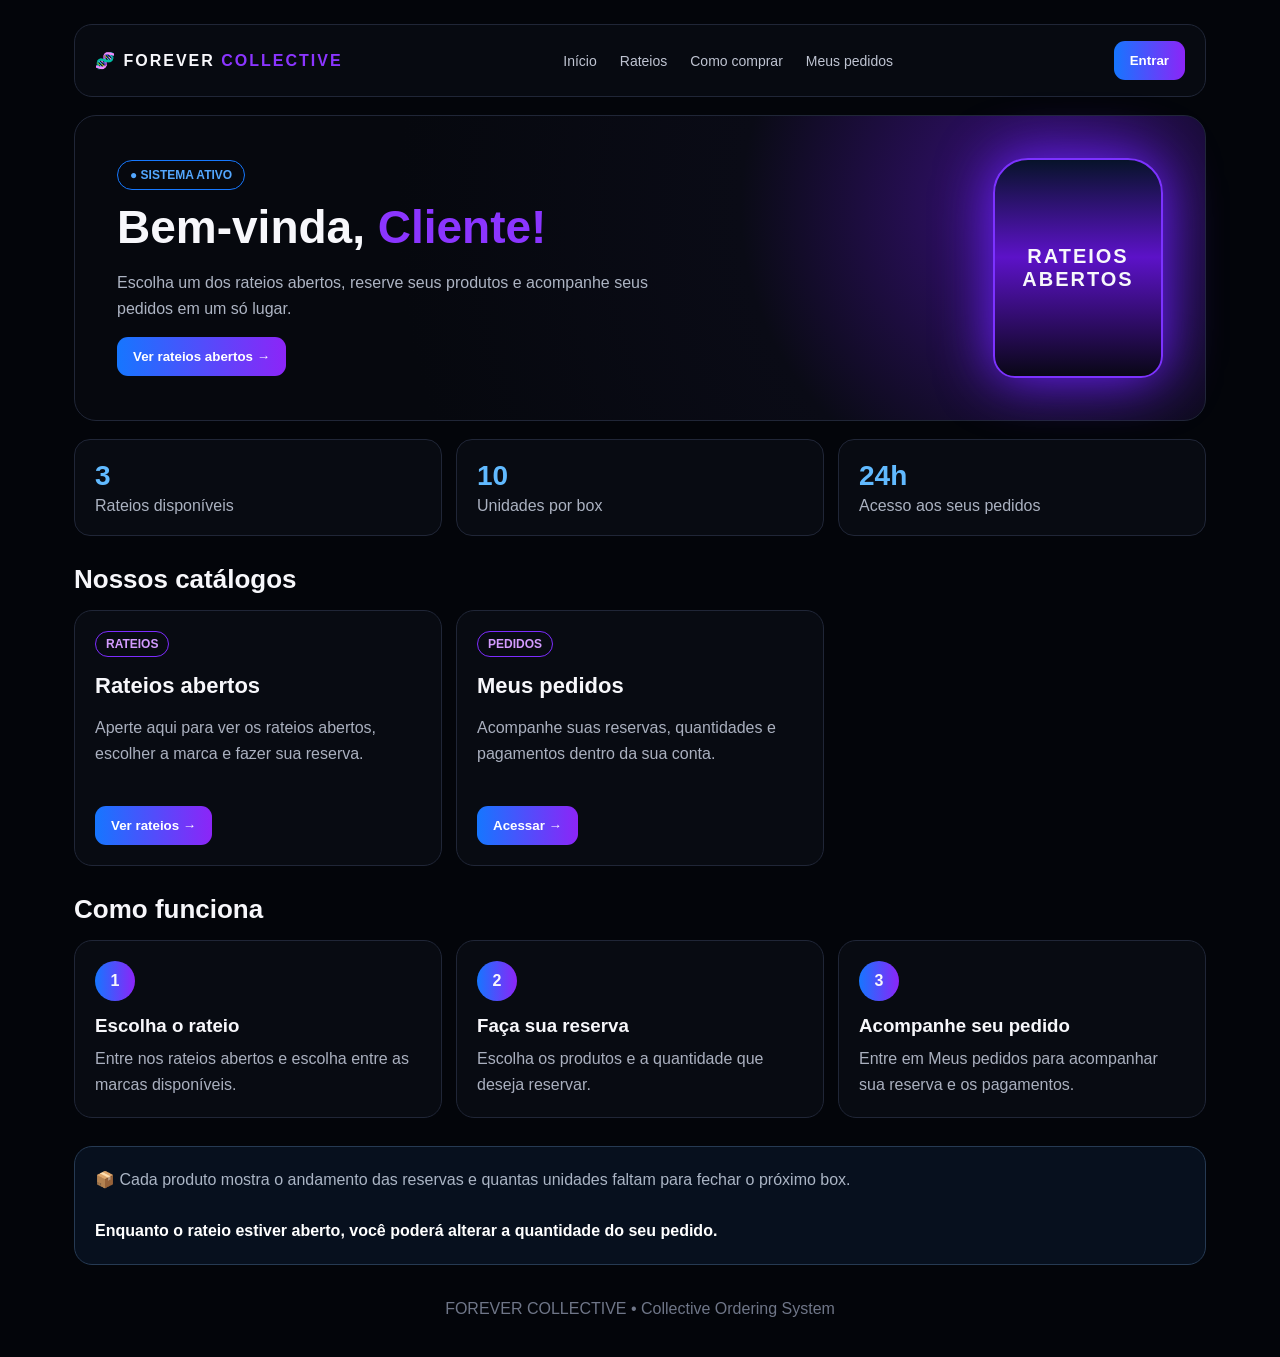
<file: index.html>
<!doctype html>
<html lang="pt-BR">

<head>

<meta charset="utf-8">

<meta
  name="viewport"
  content="width=device-width,initial-scale=1"
>

<title>
  Forever Collective
</title>


<style>

*{
  box-sizing:border-box;
}

body{

  margin:0;

  background:#03050a;

  color:#f7f7fb;

  font-family:
    Arial,
    sans-serif;

}


.wrap{

  max-width:1180px;

  margin:auto;

  padding:24px;

}


/* TOPO */

.nav{

  display:flex;

  align-items:center;

  justify-content:
    space-between;

  gap:15px;

  border:
    1px solid #202637;

  border-radius:18px;

  padding:16px 20px;

  background:#070a11;

}


.logo{

  font-weight:900;

  letter-spacing:2px;

}


.logo b{

  color:#8b35ff;

}


.links{

  display:flex;

  gap:23px;

  color:#bfc4d2;

  font-size:14px;

}


.links span{

  cursor:pointer;

}


.btn{

  border:0;

  border-radius:11px;

  padding:12px 16px;

  color:white;

  font-weight:900;

  background:
    linear-gradient(
      90deg,
      #1676ff,
      #8c25f7
    );

  cursor:pointer;

}


/* HERO */

.hero{

  margin-top:18px;

  border:
    1px solid #202637;

  border-radius:22px;

  padding:42px;

  background:

    radial-gradient(

      circle at 85% 30%,

      #38107a 0,

      #0a0b16 30%,

      #06080e 65%

    );

  min-height:300px;

  display:flex;

  justify-content:
    space-between;

  align-items:center;

  gap:25px;

}


.hero h1{

  font-size:46px;

  margin:10px 0;

}


.hero h1 span{

  color:#8b35ff;

}


.hero p{

  color:#adb4c3;

  line-height:1.6;

  max-width:560px;

}


.badge{

  display:inline-block;

  border:
    1px solid #1678ff;

  border-radius:20px;

  padding:7px 12px;

  color:#53a7ff;

  font-size:12px;

  font-weight:900;

}


.vial{

  width:170px;

  height:220px;

  border:
    2px solid #7c32ff;

  border-radius:
    35px 35px 22px 22px;

  background:

    linear-gradient(

      #07132a,

      #5c12c8 45%,

      #090716

    );

  box-shadow:
    0 0 55px #6d20ff;

  display:grid;

  place-items:center;

  text-align:center;

  font-weight:900;

  letter-spacing:2px;

  font-size:20px;

}


/* ESTATÍSTICAS */

.stats{

  display:grid;

  grid-template-columns:
    repeat(3,1fr);

  gap:14px;

  margin-top:18px;

}


.stat{

  border:
    1px solid #202637;

  border-radius:16px;

  padding:20px;

  background:#080b12;

}


.stat strong{

  font-size:28px;

  display:block;

  color:#61baff;

  margin-bottom:5px;

}


.stat span{

  color:#abb2c1;

}


/* SEÇÕES */

.section{

  margin-top:28px;

}


.section h2{

  font-size:26px;

  margin-bottom:15px;

}


.cards{

  display:grid;

  grid-template-columns:
    repeat(3,1fr);

  gap:14px;

}


.card{

  border:
    1px solid #202637;

  border-radius:18px;

  padding:20px;

  background:#080b12;

}


.card .tag{

  display:inline-block;

  padding:5px 10px;

  border:
    1px solid #7d2cff;

  border-radius:16px;

  color:#d39bff;

  font-size:12px;

  font-weight:900;

}


.card h3{

  font-size:22px;

  margin:
    16px 0 10px;

}


.card p{

  color:#aab0bf;

  line-height:1.6;

  min-height:75px;

}


/* COMO FUNCIONA */

.steps{

  display:grid;

  grid-template-columns:
    repeat(3,1fr);

  gap:14px;

}


.step{

  border:
    1px solid #202637;

  border-radius:18px;

  padding:20px;

  background:#080b12;

}


.step-number{

  width:40px;

  height:40px;

  display:grid;

  place-items:center;

  border-radius:50%;

  background:
    linear-gradient(
      90deg,
      #1676ff,
      #8c25f7
    );

  font-weight:900;

  margin-bottom:14px;

}


.step h3{

  margin:0 0 9px;

}


.step p{

  color:#aab0bf;

  line-height:1.6;

  margin:0;

}


/* AVISO */

.notice{

  margin-top:28px;

  border:
    1px solid #263a53;

  border-radius:18px;

  background:#07101e;

  padding:20px;

  color:#abb5c5;

  line-height:1.6;

}


.notice strong{

  color:#fff;

}


/* RODAPÉ */

.footer{

  color:#6f7688;

  text-align:center;

  padding:35px 10px 15px;

}


/* CELULAR */

@media(max-width:760px){

  .links{

    display:none;

  }


  .hero{

    padding:27px;

  }


  .hero h1{

    font-size:34px;

  }


  .vial{

    width:105px;

    height:150px;

    font-size:14px;

  }


  .stats,
  .cards,
  .steps{

    grid-template-columns:1fr;

  }


  .wrap{

    padding:12px;

  }

}


@media(max-width:520px){

  .hero{

    align-items:flex-start;

  }


  .vial{

    width:80px;

    height:125px;

    font-size:11px;

  }


  .nav{

    padding:14px;

  }


  .logo{

    font-size:14px;

  }

}

</style>

</head>


<body>


<div class="wrap">


<!-- MENU -->

<div class="nav">


  <div class="logo">

    🧬 FOREVER
    <b>COLLECTIVE</b>

  </div>


  <div class="links">

    <span
      onclick="
        window.scrollTo({
          top:0,
          behavior:'smooth'
        })
      "
    >
      Início
    </span>


    <span
      onclick="
        window.location.href=
        'catalogo.html'
      "
    >
      Rateios
    </span>


    <span
      onclick="
        document
        .getElementById('comoFunciona')
        .scrollIntoView({
          behavior:'smooth'
        })
      "
    >
      Como comprar
    </span>


    <span
      onclick="
        window.location.href=
        'meus-pedidos.html'
      "
    >
      Meus pedidos
    </span>

  </div>


  <button
    class="btn"
    id="loginButton"
    onclick="
      window.location.href=
      'login.html'
    "
  >
    Entrar
  </button>


</div>


<!-- HERO -->

<section class="hero">


  <div>


    <span class="badge">

      ● SISTEMA ATIVO

    </span>


    <h1>

      Bem-vinda,

      <span id="userGreeting">

        Cliente!

      </span>

    </h1>


    <p>

      Escolha um dos rateios abertos,
      reserve seus produtos e acompanhe
      seus pedidos em um só lugar.

    </p>


    <button
      class="btn"
      onclick="
        window.location.href=
        'catalogo.html'
      "
    >

      Ver rateios abertos →

    </button>


  </div>


  <div class="vial">

    RATEIOS<br>
    ABERTOS

  </div>


</section>


<!-- NÚMEROS -->

<div class="stats">


  <div class="stat">

    <strong>
      3
    </strong>

    <span>
      Rateios disponíveis
    </span>

  </div>


  <div class="stat">

    <strong>
      10
    </strong>

    <span>
      Unidades por box
    </span>

  </div>


  <div class="stat">

    <strong>
      24h
    </strong>

    <span>
      Acesso aos seus pedidos
    </span>

  </div>


</div>


<!-- CARDS PRINCIPAIS -->

<section class="section">


  <h2>
    Nossos catálogos
  </h2>


  <div class="cards">


    <!-- RATEIOS -->

    <div class="card">


      <span class="tag">

        RATEIOS

      </span>


      <h3>

        Rateios abertos

      </h3>


      <p>

        Aperte aqui para ver os
        rateios abertos, escolher
        a marca e fazer sua reserva.

      </p>


      <button
        class="btn"
        onclick="
          window.location.href=
          'catalogo.html'
        "
      >

        Ver rateios →

      </button>


    </div>



    <!-- PEDIDOS -->

    <div class="card">


      <span class="tag">

        PEDIDOS

      </span>


      <h3>

        Meus pedidos

      </h3>


      <p>

        Acompanhe suas reservas,
        quantidades e pagamentos
        dentro da sua conta.

      </p>


      <button
        class="btn"
        onclick="
          window.location.href=
          'meus-pedidos.html'
        "
      >

        Acessar →

      </button>


    </div>



    <!-- ADMIN -->

    <div
      class="card"
      id="adminCard"
      hidden
    >


      <span class="tag">

        ADMIN

      </span>


      <h3>

        Painel administrativo

      </h3>


      <p>

        Gerencie pedidos,
        pagamentos, produtos
        e abertura dos rateios.

      </p>


      <button
        class="btn"
        onclick="
          window.location.href=
          'admin.html'
        "
      >

        Administrar →

      </button>


    </div>


  </div>


</section>


<!-- COMO FUNCIONA -->

<section
  class="section"
  id="comoFunciona"
>


  <h2>

    Como funciona

  </h2>


  <div class="steps">


    <div class="step">


      <div class="step-number">

        1

      </div>


      <h3>

        Escolha o rateio

      </h3>


      <p>

        Entre nos rateios abertos
        e escolha entre as marcas
        disponíveis.

      </p>


    </div>



    <div class="step">


      <div class="step-number">

        2

      </div>


      <h3>

        Faça sua reserva

      </h3>


      <p>

        Escolha os produtos e a
        quantidade que deseja
        reservar.

      </p>


    </div>



    <div class="step">


      <div class="step-number">

        3

      </div>


      <h3>

        Acompanhe seu pedido

      </h3>


      <p>

        Entre em Meus pedidos para
        acompanhar sua reserva e
        os pagamentos.

      </p>


    </div>


  </div>


</section>


<div class="notice">

  📦 Cada produto mostra o andamento
  das reservas e quantas unidades
  faltam para fechar o próximo box.

  <br><br>

  <strong>
    Enquanto o rateio estiver aberto,
    você poderá alterar a quantidade
    do seu pedido.
  </strong>

</div>


<div class="footer">

  FOREVER COLLECTIVE
  • Collective Ordering System

</div>


</div>


<script>


const adminEmail =
  "nuuna102@gmail.com";


const userName =
  localStorage.getItem(
    "user_name"
  );


const loggedUser =
  localStorage.getItem(
    "user_id"
  );


const loggedEmail =
  localStorage.getItem(
    "user_email"
  );


const loginButton =
  document.getElementById(
    "loginButton"
  );


const userGreeting =
  document.getElementById(
    "userGreeting"
  );


const adminCard =
  document.getElementById(
    "adminCard"
  );



/* NOME DO CLIENTE */

if(
  loggedUser &&
  userName
){

  userGreeting.textContent =
    userName + "!";

}



/* ADMIN */

if(
  loggedEmail &&
  loggedEmail.toLowerCase() ===
  adminEmail.toLowerCase()
){

  adminCard.hidden =
    false;

}



/* LOGIN / LOGOUT */

if(loggedUser){

  loginButton.textContent =
    "Sair";


  loginButton.onclick =
    function(){


      localStorage.removeItem(
        "access_token"
      );


      localStorage.removeItem(
        "user_id"
      );


      localStorage.removeItem(
        "user_email"
      );


      localStorage.removeItem(
        "user_name"
      );


      window.location.href =
        "index.html";

    };

}


</script>


</body>

</html>
</file>
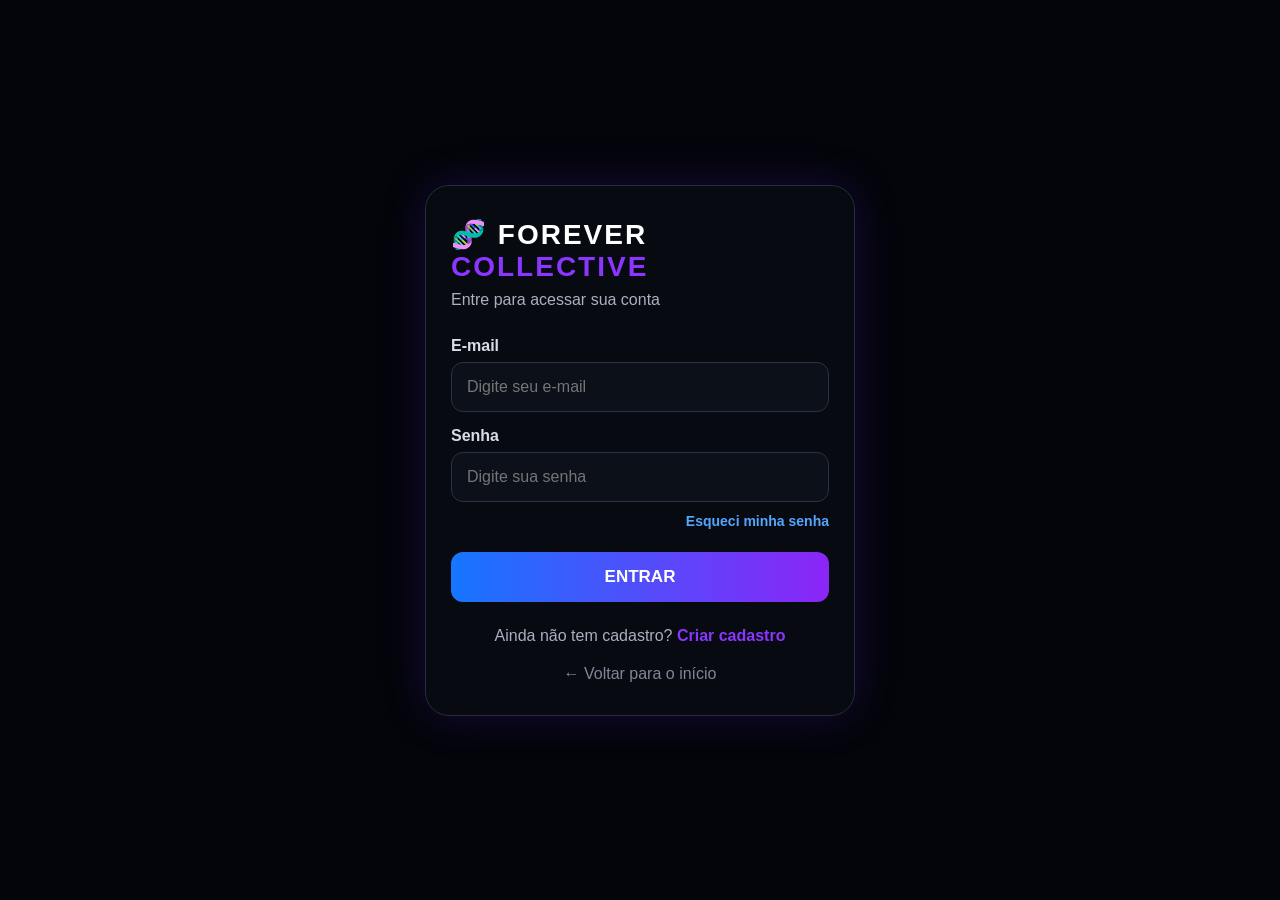
<file: admin.html>
<!DOCTYPE html>
<html lang="pt-BR">
<head>
<meta charset="UTF-8">
<meta name="viewport" content="width=device-width,initial-scale=1">
<title>Painel Administrativo | Forever Collective</title>
<style>
*{box-sizing:border-box}body{margin:0;background:#020613;color:#fff;font-family:Arial,sans-serif}.wrap{width:min(100% - 20px,1100px);margin:auto;padding:15px 0 50px}.top,.section{background:#07101e;border:1px solid #1c3048;border-radius:20px;padding:18px;margin-bottom:15px}.logo{font-weight:900;letter-spacing:2px;font-size:19px}.logo span{color:#8b45ff}h1{margin:15px 0 5px}h2,h3,h4{margin-top:0}.muted{color:#95a2b5;line-height:1.5}.admin-menu{display:grid;grid-template-columns:repeat(3,1fr);gap:10px;margin-bottom:18px;position:sticky;top:5px;z-index:20;background:#020613;padding:7px 0}.menu-btn{border:1px solid #263d5a;background:#0a1625;color:#aeb9c9;border-radius:15px;padding:15px 8px;font-weight:900;font-size:15px;cursor:pointer}.menu-btn.active{color:#fff;border-color:#6f40ff;background:linear-gradient(90deg,#168cff,#7238ff)}.page{display:none}.page.active{display:block}.summary{display:grid;grid-template-columns:repeat(3,1fr);gap:10px;margin-bottom:15px}.summary-card{background:#091321;border:1px solid #1c3048;border-radius:16px;padding:15px}.summary-card strong{display:block;font-size:25px;color:#57c4ff;margin-bottom:5px}.orders-filter{display:grid;grid-template-columns:minmax(180px,320px);gap:6px;margin:13px 0 16px}.orders-filter label,.field label,.rateio-dates label{display:block;color:#9aa7b9;font-size:12px;font-weight:900;margin:8px 0 5px}.rateio-order-section{background:#07101e;border:1px solid #29415f;border-radius:20px;padding:15px;margin-bottom:20px}.rateio-order-header{display:flex;justify-content:space-between;align-items:flex-start;gap:12px;padding-bottom:14px;border-bottom:1px solid #20354d;margin-bottom:12px}.rateio-order-title{margin:0 0 8px;font-size:25px}.rateio-order-summary,.rateio-stats{display:grid;grid-template-columns:repeat(3,1fr);gap:7px}.mini,.rateio-stat{background:#050b15;border:1px solid #20354d;border-radius:12px;padding:9px 7px;text-align:center}.mini strong,.rateio-stat strong{display:block;color:#58c6ff;font-size:20px}.mini span,.rateio-stat span{color:#93a1b5;font-size:10px;font-weight:900}.status{display:inline-block;border-radius:18px;padding:6px 10px;font-size:11px;font-weight:900;margin-bottom:10px}.open{color:#4ae38a;border:1px solid #16864d;background:#09261a}.closed{color:#ff7777;border:1px solid #87323a;background:#291116}.rateio-order-products,.rateio-products{background:#050b15;border:1px solid #20354d;border-radius:15px;padding:12px;margin:12px 0}.rateio-products-title,.rateio-order-products h4{font-size:12px;color:#9aa7b9;font-weight:900;text-transform:uppercase;letter-spacing:.5px;margin:0 0 7px}.rateio-product-row{display:grid;grid-template-columns:1fr auto;gap:10px;align-items:center;padding:8px 0;border-bottom:1px solid #172a3e}.rateio-product-row:last-child{border-bottom:0}.rateio-product-name{font-weight:800;line-height:1.3}.rateio-product-count{text-align:right;white-space:nowrap}.rateio-product-count strong{display:block;color:#58c6ff;font-size:16px}.rateio-product-count small{color:#93a1b5;font-size:10px}.rateio-empty{color:#8f9cad;font-size:13px;padding:6px 0}.rateio-order-customers-title{margin:14px 0 10px;color:#aeb9c9;font-size:12px;font-weight:900;text-transform:uppercase}.customer{background:#091321;border:1px solid #1e344e;border-radius:18px;overflow:hidden;margin-bottom:14px}.customer-header{padding:17px;background:linear-gradient(120deg,rgba(20,160,255,.10),rgba(116,56,255,.12))}.customer-header h3{margin:0 0 8px;font-size:21px}.customer-info{color:#a1adbd;font-size:14px;line-height:1.6}.tags{display:flex;gap:7px;flex-wrap:wrap;margin-top:10px}.tag{border:1px solid #304561;border-radius:18px;padding:6px 10px;font-size:12px}.orders{padding:10px}.order{background:#050b15;border:1px solid #21364f;border-radius:14px;margin-bottom:9px;overflow:hidden}.order summary{padding:15px;cursor:pointer;font-weight:900;line-height:1.5}.order-body{padding:15px;border-top:1px solid #21364f}.items-edit{margin:12px 0 16px}.item-edit{display:grid;grid-template-columns:1fr auto;gap:12px;align-items:center;padding:13px 0;border-bottom:1px solid #172a3e}.item-name{font-weight:800;line-height:1.4}.qty-control{display:flex;align-items:center;gap:6px}.qty-btn{width:40px;height:40px;border:0;border-radius:10px;background:#263a55;color:#fff;font-size:22px;font-weight:900;cursor:pointer}.qty-input{width:65px!important;height:40px;padding:5px!important;text-align:center;font-weight:900;font-size:17px!important}.payment-edit,.payment-grid{display:grid;grid-template-columns:repeat(2,1fr);gap:10px;margin-top:15px}.payment-box{background:#091321;border:1px solid #263f5c;border-radius:14px;padding:13px}.value{color:#58c6ff;font-size:18px;font-weight:900;margin:7px 0}.paid{color:#4ae38a;font-weight:900;margin:8px 0}.pending{color:#f5b84d;font-weight:900;margin:8px 0}.rateios{display:grid;grid-template-columns:repeat(2,1fr);gap:12px}.rateio{background:#091321;border:1px solid #21364f;border-radius:17px;padding:16px}.rateio-name{font-size:22px;font-weight:900;margin-bottom:10px}.rateio-dates{margin-top:14px;padding-top:14px;border-top:1px solid #20354d}.toolbar{margin-bottom:12px}.new-product{display:grid;grid-template-columns:1.5fr 1fr 1fr auto;gap:8px;margin-bottom:15px}.product-row{display:grid;grid-template-columns:1.6fr 1fr 1fr auto auto;gap:8px;align-items:center;padding:10px;background:#091321;border:1px solid #21364f;border-radius:13px;margin-bottom:8px}input,select{width:100%;background:#07101e;color:#fff;border:1px solid #29415f;border-radius:10px;padding:11px;font-size:15px}.check{display:flex;align-items:center;gap:5px}.check input{width:auto}.btn{border:0;border-radius:11px;padding:11px 13px;color:#fff;font-weight:900;background:linear-gradient(90deg,#168cff,#7139ff);cursor:pointer}.green{background:#158c55}.red{background:#96343e}.gray{background:#29384b}.full{width:100%}.delete-area{margin-top:18px;padding-top:16px;border-top:1px solid #3d2027}.delete-btn{width:100%;background:#a02f3a}.message{min-height:18px;margin:10px 0;font-weight:800}.success{color:#4ae38a}.error{color:#ff7777}.empty{background:#091321;border:1px solid #1c3048;border-radius:16px;padding:20px;text-align:center;color:#9aa6b8}.back{color:#60c4ff;font-weight:900;text-decoration:none}@media(max-width:750px){.summary,.rateios,.payment-grid,.payment-edit,.new-product,.product-row{grid-template-columns:1fr}.rateio-order-header{flex-direction:column}.rateio-order-summary{width:100%}.item-edit{grid-template-columns:1fr}.qty-control{justify-content:flex-start}.btn{width:100%}}
</style>
</head>
<body>
<main class="wrap">
<section class="top"><div class="logo">🧬 FOREVER <span>COLLECTIVE</span></div><h1>Painel Administrativo</h1><p class="muted">Pedidos separados por rateio, com quantidade de cada produto já reservado.</p></section>
<div class="admin-menu">
<button id="menuOrders" class="menu-btn active" onclick="openPage('orders')">📦 Pedidos</button>
<button id="menuRateios" class="menu-btn" onclick="openPage('rateios')">📋 Rateios</button>
<button id="menuProducts" class="menu-btn" onclick="openPage('products')">🧪 Produtos</button>
</div>
<div id="pageOrders" class="page active">
<div class="summary"><div class="summary-card"><strong id="totalClients">0</strong>Clientes</div><div class="summary-card"><strong id="totalOrders">0</strong>Pedidos</div><div class="summary-card"><strong id="totalValue">R$ 0,00</strong>Total</div></div>
<section class="section"><h2>📦 Pedidos por rateio</h2><p class="muted">Cada rateio aparece separado. No topo de cada um você vê quantos clientes, pedidos, itens e a quantidade de cada produto.</p><div class="orders-filter"><label for="orderRateioFilter">Mostrar</label><select id="orderRateioFilter"><option value="ALL">Todos os rateios</option></select></div><div id="ordersList"><div class="empty">Carregando pedidos...</div></div></section>
</div>
<div id="pageRateios" class="page"><section class="section"><h2>📋 Rateios</h2><p class="muted">Abra/feche os rateios, veja as quantidades e aplique as datas de pagamento.</p><div id="rateiosList" class="rateios">Carregando...</div><div id="rateioMessage" class="message"></div></section></div>
<div id="pageProducts" class="page"><section class="section"><h2>🧪 Produtos</h2><p class="muted">Gerencie produtos e valores de cada rateio.</p><div class="toolbar"><select id="brandFilter"><option value="ALL">Todos os rateios</option></select></div><div class="new-product"><input id="newProductName" placeholder="Nome do produto"><input id="newProductBrand" placeholder="Marca: JEEP"><input id="newProductPrice" type="number" step="0.01" placeholder="Valor R$"><button id="addProductButton" class="btn">+ Adicionar</button></div><div id="productMessage" class="message"></div><div id="productsList">Carregando produtos...</div></section></div>
<a class="back" href="index.html">← Voltar para o site</a>
</main>
<script>
const SUPABASE_URL="https://ygulvirkzwvdyfgqsbjj.supabase.co";
const SUPABASE_KEY="sb_publishable_2u7B7_ZvZuKc-e3UPxx3rg_5oEN83x5";
const ADMIN_EMAIL="nuuna102@gmail.com";
const token=localStorage.getItem("access_token");
let rateios=[],products=[],orders=[],productBrands={};
function openPage(page){document.querySelectorAll(".page").forEach(e=>e.classList.remove("active"));document.querySelectorAll(".menu-btn").forEach(e=>e.classList.remove("active"));document.getElementById("page"+page[0].toUpperCase()+page.slice(1)).classList.add("active");document.getElementById("menu"+page[0].toUpperCase()+page.slice(1)).classList.add("active");window.scrollTo({top:0,behavior:"smooth"})}
function escapeHtml(v){return String(v??"").replaceAll("&","&amp;").replaceAll("<","&lt;").replaceAll(">","&gt;").replaceAll('"',"&quot;").replaceAll("'","&#039;")}
function money(v){if(v===null||v===undefined||v==="")return "A definir";return Number(v).toLocaleString("pt-BR",{style:"currency",currency:"BRL"})}
function crypto(v){if(v===null||v===undefined)return "A definir";return Number(v).toFixed(2)+" USDT"}
function dateTimeBR(v){return v?new Date(v).toLocaleString("pt-BR"):"-"}
function numOrNull(v){if(v==="")return null;const n=Number(v);return Number.isNaN(n)?null:n}
async function api(path,options={}){const response=await fetch(SUPABASE_URL+path,{...options,headers:{apikey:SUPABASE_KEY,Authorization:"Bearer "+token,"Content-Type":"application/json",...(options.headers||{})}});if(response.status===401){localStorage.clear();location.href="login.html";throw new Error("Sessão expirada")}if(!response.ok)throw new Error(await response.text());if(response.status===204)return null;const text=await response.text();return text?JSON.parse(text):null}
async function verifyAdmin(){if(!token){location.href="login.html";return false}try{const user=await api("/auth/v1/user");if(!user.email||user.email.toLowerCase()!==ADMIN_EMAIL.toLowerCase()){alert("Acesso somente para administradora.");location.href="index.html";return false}return true}catch{location.href="login.html";return false}}
function orderItems(order){if(Array.isArray(order.items))return order.items;if(typeof order.items==="string"){try{const p=JSON.parse(order.items);return Array.isArray(p)?p:[]}catch{return []}}return []}
function activeOrders(){return orders.filter(o=>String(o.status||"").toLowerCase()!=="cancelado")}
function productInfo(id){return products.find(p=>Number(p.id)===Number(id))||null}
function inferBrand(order){if(order.rateio_brand)return order.rateio_brand;const brands=new Set();orderItems(order).forEach(i=>{const b=productBrands[i.product_id];if(b)brands.add(b)});return brands.size===1?[...brands][0]:"Não identificado"}
function customerKey(order){if(order.user_id)return "U:"+order.user_id;if(order.customer_email)return "E:"+order.customer_email.toLowerCase();if(order.customer_phone)return "P:"+order.customer_phone.replace(/\D/g,"");return "N:"+String(order.customer_name||"Cliente").toLowerCase()}
function rateioStats(brand){const b=String(brand||"").trim().toUpperCase();const list=activeOrders().filter(o=>String(inferBrand(o)||"").trim().toUpperCase()===b);const clients=new Set(),totals=new Map();let totalUnits=0;list.forEach(o=>{clients.add(customerKey(o));orderItems(o).forEach(i=>{const q=Math.max(0,Number(i.quantity??i.qty??0));if(!q)return;const p=productInfo(i.product_id),name=i.name||p?.nameName||"Produto",key=i.product_id?"ID:"+i.product_id:"N:"+name.toLowerCase(),boxSize=Math.max(1,Number(i.box_size||p?.box_size||10));if(!totals.has(key))totals.set(key,{name,quantity:0,boxSize});totals.get(key).quantity+=q;totalUnits+=q})});return{orderCount:list.length,clientCount:clients.size,totalUnits,products:[...totals.values()].sort((a,b)=>a.name.localeCompare(b.name,"pt-BR"))}}
function rateioProductSummary(stats){if(!stats.products.length)return '<div class="rateio-empty">Nenhum produto pedido neste rateio ainda.</div>';return stats.products.map(p=>{const size=Math.max(1,Number(p.boxSize||10)),boxes=Math.floor(p.quantity/size),loose=p.quantity%size;return `<div class="rateio-product-row"><div class="rateio-product-name">${escapeHtml(p.name)}</div><div class="rateio-product-count"><strong>${p.quantity} un.</strong><small>${boxes} box${boxes===1?"":"es"} + ${loose} avulsa${loose===1?"":"s"}</small></div></div>`}).join("")}
async function loadRateios(){rateios=await api("/rest/v1/rateios?select=*&order=sort_order.asc,brand.asc");renderRateios();updateBrandFilter();updateOrderRateioFilter()}
function renderRateios(){const c=document.getElementById("rateiosList");if(!rateios.length){c.innerHTML='<div class="empty">Nenhum rateio encontrado.</div>';return}c.innerHTML=rateios.map(r=>{const s=rateioStats(r.brand),open=r.is_open===true,id=encodeURIComponent(r.brand);return `<div class="rateio"><div class="rateio-name">${escapeHtml(r.brand)}</div><div class="status ${open?"open":"closed"}">${open?"● RATEIO ABERTO":"● RATEIO FECHADO"}</div><div class="rateio-stats"><div class="rateio-stat"><strong>${s.orderCount}</strong><span>PEDIDOS</span></div><div class="rateio-stat"><strong>${s.clientCount}</strong><span>CLIENTES</span></div><div class="rateio-stat"><strong>${s.totalUnits}</strong><span>ITENS</span></div></div><div class="rateio-products"><div class="rateio-products-title">Quantidade já pedida de cada produto</div>${rateioProductSummary(s)}</div><button class="btn gray full" onclick="openRateioOrders(decodeURIComponent('${id}'))">📦 VER PEDIDOS DESTE RATEIO</button><button class="btn ${open?"red":"green"} full" style="margin-top:8px" onclick="toggleRateio('${escapeHtml(r.brand)}',${open})">${open?"FECHAR RATEIO":"ABRIR RATEIO"}</button><div class="rateio-dates"><label>Data do pagamento atual</label><input type="date" id="due1-${id}" value="${r.payment_due_date||""}"><label>Data do próximo pagamento</label><input type="date" id="due2-${id}" value="${r.next_payment_due_date||""}"><button class="btn full" style="margin-top:10px" onclick="applyRateioDates(decodeURIComponent('${id}'))">APLICAR DATAS A TODOS</button><div id="rmsg-${id}" class="message"></div></div></div>`}).join("")}
function updateOrderRateioFilter(){const s=document.getElementById("orderRateioFilter");if(!s)return;const current=s.value||"ALL",set=new Set();rateios.forEach(r=>r.brand&&set.add(r.brand));activeOrders().forEach(o=>{const b=inferBrand(o);if(b&&b!=="Não identificado")set.add(b)});s.innerHTML='<option value="ALL">Todos os rateios</option>'+[...set].sort((a,b)=>a.localeCompare(b,"pt-BR")).map(b=>`<option value="${escapeHtml(b)}">${escapeHtml(b)}</option>`).join("");s.value=[...s.options].some(o=>o.value===current)?current:"ALL"}
function openRateioOrders(brand){openPage("orders");const s=document.getElementById("orderRateioFilter");s.value=[...s.options].some(o=>o.value===brand)?brand:"ALL";renderOrders()}
async function toggleRateio(brand,current){const m=document.getElementById("rateioMessage");m.textContent="Salvando...";try{await api("/rest/v1/rateios?brand=eq."+encodeURIComponent(brand),{method:"PATCH",headers:{Prefer:"return=minimal"},body:JSON.stringify({is_open:!current,updated_at:new Date().toISOString()})});m.className="message success";m.textContent="✅ Rateio atualizado.";await loadRateios()}catch(e){console.error(e);m.className="message error";m.textContent="Erro ao alterar rateio."}}
async function applyRateioDates(brand){const id=encodeURIComponent(brand),m=document.getElementById("rmsg-"+id),due1=document.getElementById("due1-"+id).value||null,due2=document.getElementById("due2-"+id).value||null;if(!due1&&!due2){m.className="message error";m.textContent="Escolha pelo menos uma data.";return}const list=activeOrders().filter(o=>String(inferBrand(o)||"").toUpperCase()===String(brand).toUpperCase()),ids=list.map(o=>Number(o.id)).filter(Number.isFinite),body={updated_at:new Date().toISOString()};if(due1)body.payment_due_date=due1;if(due2)body.next_payment_due_date=due2;try{await api("/rest/v1/rateios?brand=eq."+encodeURIComponent(brand),{method:"PATCH",headers:{Prefer:"return=minimal"},body:JSON.stringify({payment_due_date:due1,next_payment_due_date:due2,updated_at:new Date().toISOString()})});if(ids.length)await api("/rest/v1/orders?id=in.("+ids.join(",")+")",{method:"PATCH",headers:{Prefer:"return=minimal"},body:JSON.stringify(body)});m.className="message success";m.textContent="✅ Datas aplicadas em "+ids.length+" pedido(s).";await loadRateios();await loadOrders()}catch(e){console.error(e);m.className="message error";m.textContent="Erro ao aplicar as datas."}}
async function loadProducts(){products=await api("/rest/v1/products?select=id,nameName,brand,price_brl,active,sort_order,box_size&order=brand.asc,sort_order.asc,id.asc");productBrands={};products.forEach(p=>productBrands[p.id]=p.brand);updateBrandFilter();renderProducts();renderRateios();renderOrders()}
function updateBrandFilter(){const s=document.getElementById("brandFilter"),current=s.value||"ALL",set=new Set();rateios.forEach(r=>r.brand&&set.add(r.brand));products.forEach(p=>p.brand&&set.add(p.brand));s.innerHTML='<option value="ALL">Todos os rateios</option>'+[...set].sort((a,b)=>a.localeCompare(b,"pt-BR")).map(b=>`<option value="${escapeHtml(b)}">${escapeHtml(b)}</option>`).join("");s.value=[...s.options].some(o=>o.value===current)?current:"ALL"}
function renderProducts(){const c=document.getElementById("productsList"),f=document.getElementById("brandFilter").value,list=products.filter(p=>f==="ALL"||p.brand===f);if(!list.length){c.innerHTML='<div class="empty">Nenhum produto encontrado.</div>';return}c.innerHTML=list.map(p=>`<div class="product-row"><input id="name-${p.id}" value="${escapeHtml(p.nameName||"")}"><input id="brand-${p.id}" value="${escapeHtml(p.brand||"")}"><input id="price-${p.id}" type="number" step="0.01" value="${Number(p.price_brl||0).toFixed(2)}"><label class="check"><input id="active-${p.id}" type="checkbox" ${p.active?"checked":""}>Ativo</label><button class="btn" onclick="saveProduct(${p.id})">Salvar</button></div>`).join("")}
async function ensureRateio(brand){if(rateios.some(r=>String(r.brand).toUpperCase()===String(brand).toUpperCase()))return;await api("/rest/v1/rateios",{method:"POST",headers:{Prefer:"return=minimal"},body:JSON.stringify({brand,is_open:true,active:true,sort_order:rateios.length+1})});await loadRateios()}
async function saveProduct(id){const m=document.getElementById("productMessage"),name=document.getElementById("name-"+id).value.trim(),brand=document.getElementById("brand-"+id).value.trim().toUpperCase(),price=Number(document.getElementById("price-"+id).value),active=document.getElementById("active-"+id).checked;if(!name||!brand||Number.isNaN(price)){m.className="message error";m.textContent="Confira os dados.";return}try{await ensureRateio(brand);await api("/rest/v1/products?id=eq."+id,{method:"PATCH",headers:{Prefer:"return=minimal"},body:JSON.stringify({nameName:name,brand,price_brl:price,active})});m.className="message success";m.textContent="✅ Produto salvo.";await loadProducts()}catch(e){console.error(e);m.className="message error";m.textContent="Erro ao salvar produto."}}
async function addProduct(){const m=document.getElementById("productMessage"),name=document.getElementById("newProductName").value.trim(),brand=document.getElementById("newProductBrand").value.trim().toUpperCase(),price=Number(document.getElementById("newProductPrice").value);if(!name||!brand||Number.isNaN(price)){m.className="message error";m.textContent="Preencha todos os dados.";return}try{await ensureRateio(brand);await api("/rest/v1/products",{method:"POST",headers:{Prefer:"return=minimal"},body:JSON.stringify({nameName:name,brand,price_brl:price,active:true,reserved:0,stock_available:0,box_size:10,sort_order:0})});m.className="message success";m.textContent="✅ Produto adicionado.";["newProductName","newProductBrand","newProductPrice"].forEach(id=>document.getElementById(id).value="");await loadProducts()}catch(e){console.error(e);m.className="message error";m.textContent="Erro ao adicionar produto."}}
async function loadOrders(){orders=await api("/rest/v1/orders?select=*&order=created_at.desc");updateOrderRateioFilter();renderOrders();renderRateios()}
function renderEditableItems(items,orderId){if(!Array.isArray(items)||!items.length)return '<p class="muted">Itens não informados.</p>';return `<div class="items-edit">${items.map(i=>{const id=Number(i.product_id||0),q=Math.max(0,Number(i.quantity||0));if(!id)return `<div class="item-edit"><div class="item-name">${escapeHtml(i.name||"Produto")}</div><div>${q} un.</div></div>`;return `<div class="item-edit"><div class="item-name">${escapeHtml(i.name||"Produto")}</div><div class="qty-control"><button type="button" class="qty-btn" onclick="changeQty(${orderId},${id},-1)">−</button><input class="qty-input" id="qty-${orderId}-${id}" data-order-id="${orderId}" data-product-id="${id}" type="number" min="0" max="999" step="1" value="${q}"><button type="button" class="qty-btn" onclick="changeQty(${orderId},${id},1)">+</button></div></div>`}).join("")}<button class="btn full" style="margin-top:12px" onclick="saveOrderQuantities(${orderId})">💾 SALVAR QUANTIDADES</button><div id="quantity-message-${orderId}" class="message"></div></div>`}
function changeQty(orderId,productId,change){const i=document.getElementById(`qty-${orderId}-${productId}`);if(!i)return;i.value=Math.max(0,Math.min(999,Number(i.value||0)+change))}
async function saveOrderQuantities(orderId){const m=document.getElementById("quantity-message-"+orderId),inputs=[...document.querySelectorAll(`.qty-input[data-order-id="${orderId}"]`)],quantities=inputs.map(i=>({product_id:Number(i.dataset.productId),quantity:Math.max(0,Math.min(999,Number(i.value||0)))}));if(quantities.reduce((s,i)=>s+i.quantity,0)<=0){m.className="message error";m.textContent="⚠️ O pedido precisa ter pelo menos 1 produto.";return}if(!confirm("Salvar as novas quantidades do pedido #"+orderId+"?"))return;m.textContent="Salvando...";try{await api("/rest/v1/rpc/admin_update_order_quantities",{method:"POST",headers:{Prefer:"return=representation"},body:JSON.stringify({p_order_id:orderId,p_quantities:quantities})});m.className="message success";m.textContent="✅ Quantidades atualizadas.";await loadProducts();await loadOrders()}catch(e){console.error(e);m.className="message error";m.textContent="Não foi possível alterar as quantidades."}}
function paymentStatus(ok,at){return ok?`<div class="paid">✅ PAGO</div><small>${at?dateTimeBR(at):""}</small>`:'<div class="pending">⏳ PENDENTE</div>'}
function paymentButton(id,type,ok){return `<button class="btn ${ok?"gray":"green"}" onclick="togglePayment(${id},'${type}',${ok})">${ok?"Desfazer confirmação":type==="fee"?"Confirmar taxa":"Confirmar pagamento"}</button>`}
function customersFromOrders(list){const g={};list.forEach(o=>{const k=customerKey(o);if(!g[k])g[k]={name:o.customer_name||"Cliente",phone:o.customer_phone||"",email:o.customer_email||"",orders:[]};g[k].orders.push(o)});return Object.values(g).sort((a,b)=>a.name.localeCompare(b.name,"pt-BR"))}
function renderOrderCard(o){const brand=inferBrand(o);return `<details class="order"><summary>Pedido #${o.id}<br><span style="color:#58c6ff">${escapeHtml(brand)}</span> • ${dateTimeBR(o.created_at)}</summary><div class="order-body"><h4>🧪 Produtos e quantidades</h4>${renderEditableItems(orderItems(o),o.id)}<div class="payment-edit"><div class="field"><label>Data pagamento atual</label><input type="date" id="due-now-${o.id}" value="${o.payment_due_date||""}"></div><div class="field"><label>Data próximo pagamento</label><input type="date" id="due-next-${o.id}" value="${o.next_payment_due_date||""}"></div><div class="field"><label>Cripto USDT</label><input type="number" step="0.01" id="crypto-${o.id}" value="${o.payment_now_crypto??""}"></div><div class="field"><label>Pix R$</label><input type="number" step="0.01" id="pix-${o.id}" value="${o.payment_now_pix??""}"></div><div class="field"><label>Próximo pagamento R$</label><input type="number" step="0.01" id="next-${o.id}" value="${o.next_payment_brl??""}"></div></div><button class="btn" onclick="savePaymentData(${o.id})">SALVAR VALORES E DATAS</button><div id="payment-message-${o.id}" class="message"></div><div class="payment-grid"><div class="payment-box"><h4>💰 Pagamento atual</h4><div class="value">Cripto: ${crypto(o.payment_now_crypto)}</div><div class="value">Pix: ${money(o.payment_now_pix)}</div>${paymentStatus(o.payment_now_confirmed,o.payment_now_confirmed_at)}${paymentButton(o.id,"now",o.payment_now_confirmed)}</div><div class="payment-box"><h4>📅 Próximo pagamento</h4><div class="value">${money(o.next_payment_brl)}</div>${paymentStatus(o.next_payment_confirmed,o.next_payment_confirmed_at)}${paymentButton(o.id,"next",o.next_payment_confirmed)}</div><div class="payment-box"><h4>Taxa administrativa</h4><div class="value">${money(o.admin_fee_brl??50)}</div><div class="muted" style="font-size:12px">Uma única taxa de R$ 50,00 por pessoa neste rateio.</div>${paymentStatus(o.admin_fee_confirmed,o.admin_fee_confirmed_at)}${paymentButton(o.id,"fee",o.admin_fee_confirmed)}</div><div class="payment-box"><h4>🚚 Frete</h4><div class="value">${escapeHtml(o.freight_note||"Frete à parte")}</div></div></div><div class="delete-area"><button class="btn delete-btn" onclick="deleteOrder(${o.id})">🗑 EXCLUIR PEDIDO</button></div></div></details>`}
function renderCustomerBlock(c){return `<div class="customer"><div class="customer-header"><h3>${escapeHtml(c.name)}</h3><div class="customer-info">📱 ${escapeHtml(c.phone||"-")}<br>✉️ ${escapeHtml(c.email||"-")}</div><div class="tags"><span class="tag">${c.orders.length} pedido(s)</span></div></div><div class="orders">${c.orders.map(renderOrderCard).join("")}</div></div>`}
function renderRateioOrdersSection(brand,brandOrders){const s=rateioStats(brand),customers=customersFromOrders(brandOrders),r=rateios.find(x=>String(x.brand||"").trim().toUpperCase()===String(brand||"").trim().toUpperCase()),open=r?.is_open===true;return `<section class="rateio-order-section"><div class="rateio-order-header"><div><h3 class="rateio-order-title">📦 ${escapeHtml(brand)}</h3><div class="status ${open?"open":"closed"}">${open?"● RATEIO ABERTO":"● RATEIO FECHADO"}</div></div><div class="rateio-order-summary"><div class="mini"><strong>${s.clientCount}</strong><span>CLIENTES</span></div><div class="mini"><strong>${s.orderCount}</strong><span>PEDIDOS</span></div><div class="mini"><strong>${s.totalUnits}</strong><span>ITENS</span></div></div></div><div class="rateio-order-products"><h4>🧪 Quantidade já pedida de cada produto</h4>${rateioProductSummary(s)}</div><div class="rateio-order-customers-title">Pedidos deste rateio</div>${customers.map(renderCustomerBlock).join("")}</section>`}
function renderOrders(){const f=document.getElementById("orderRateioFilter").value||"ALL",list=activeOrders().filter(o=>f==="ALL"||String(inferBrand(o)||"").trim().toUpperCase()===String(f).trim().toUpperCase()),unique=new Set(list.map(customerKey));document.getElementById("totalClients").textContent=unique.size;document.getElementById("totalOrders").textContent=list.length;document.getElementById("totalValue").textContent=money(list.reduce((s,o)=>s+Number(o.total||0),0));const c=document.getElementById("ordersList");if(!list.length){c.innerHTML='<div class="empty">Nenhum pedido encontrado.</div>';return}const brands=[],seen=new Set();rateios.forEach(r=>{const b=String(r.brand||"").trim(),k=b.toUpperCase();if(b&&!seen.has(k)&&list.some(o=>String(inferBrand(o)||"").trim().toUpperCase()===k)){seen.add(k);brands.push(b)}});list.forEach(o=>{const b=String(inferBrand(o)||"Não identificado").trim()||"Não identificado",k=b.toUpperCase();if(!seen.has(k)){seen.add(k);brands.push(b)}});c.innerHTML=brands.map(b=>renderRateioOrdersSection(b,list.filter(o=>String(inferBrand(o)||"").trim().toUpperCase()===b.toUpperCase()))).join("")}
async function savePaymentData(id){const m=document.getElementById("payment-message-"+id);try{await api("/rest/v1/orders?id=eq."+id,{method:"PATCH",headers:{Prefer:"return=minimal"},body:JSON.stringify({payment_due_date:document.getElementById("due-now-"+id).value||null,next_payment_due_date:document.getElementById("due-next-"+id).value||null,payment_now_crypto:numOrNull(document.getElementById("crypto-"+id).value),payment_now_pix:numOrNull(document.getElementById("pix-"+id).value),next_payment_brl:numOrNull(document.getElementById("next-"+id).value),admin_fee_brl:50,freight_note:"Frete à parte",updated_at:new Date().toISOString()})});m.className="message success";m.textContent="✅ Salvo.";await loadOrders()}catch(e){console.error(e);m.className="message error";m.textContent="Erro ao salvar."}}
async function togglePayment(id,type,current){const ok=!current,body={updated_at:new Date().toISOString()};if(type==="now"){body.payment_now_confirmed=ok;body.payment_now_confirmed_at=ok?new Date().toISOString():null}if(type==="next"){body.next_payment_confirmed=ok;body.next_payment_confirmed_at=ok?new Date().toISOString():null}if(type==="fee"){body.admin_fee_confirmed=ok;body.admin_fee_confirmed_at=ok?new Date().toISOString():null}try{await api("/rest/v1/orders?id=eq."+id,{method:"PATCH",headers:{Prefer:"return=minimal"},body:JSON.stringify(body)});await loadOrders()}catch(e){console.error(e);alert("Não foi possível atualizar o pagamento.")}}
async function deleteOrder(id){if(!confirm("Tem certeza que deseja excluir o pedido #"+id+"?\n\nAs unidades também sairão da contagem."))return;if(!confirm("CONFIRMAR EXCLUSÃO\n\nO pedido #"+id+" será apagado."))return;try{await api("/rest/v1/rpc/admin_delete_order",{method:"POST",headers:{Prefer:"return=representation"},body:JSON.stringify({p_order_id:id})});alert("✅ Pedido #"+id+" excluído.");await loadProducts();await loadOrders()}catch(e){console.error(e);alert("Não foi possível excluir o pedido.")}}
document.getElementById("brandFilter").addEventListener("change",renderProducts);document.getElementById("orderRateioFilter").addEventListener("change",renderOrders);document.getElementById("addProductButton").addEventListener("click",addProduct);
async function start(){if(!await verifyAdmin())return;try{await loadRateios();await loadProducts();await loadOrders()}catch(e){console.error(e);alert("Não foi possível carregar o painel.")}}
start();
</script>
</body>
</html>
</file>
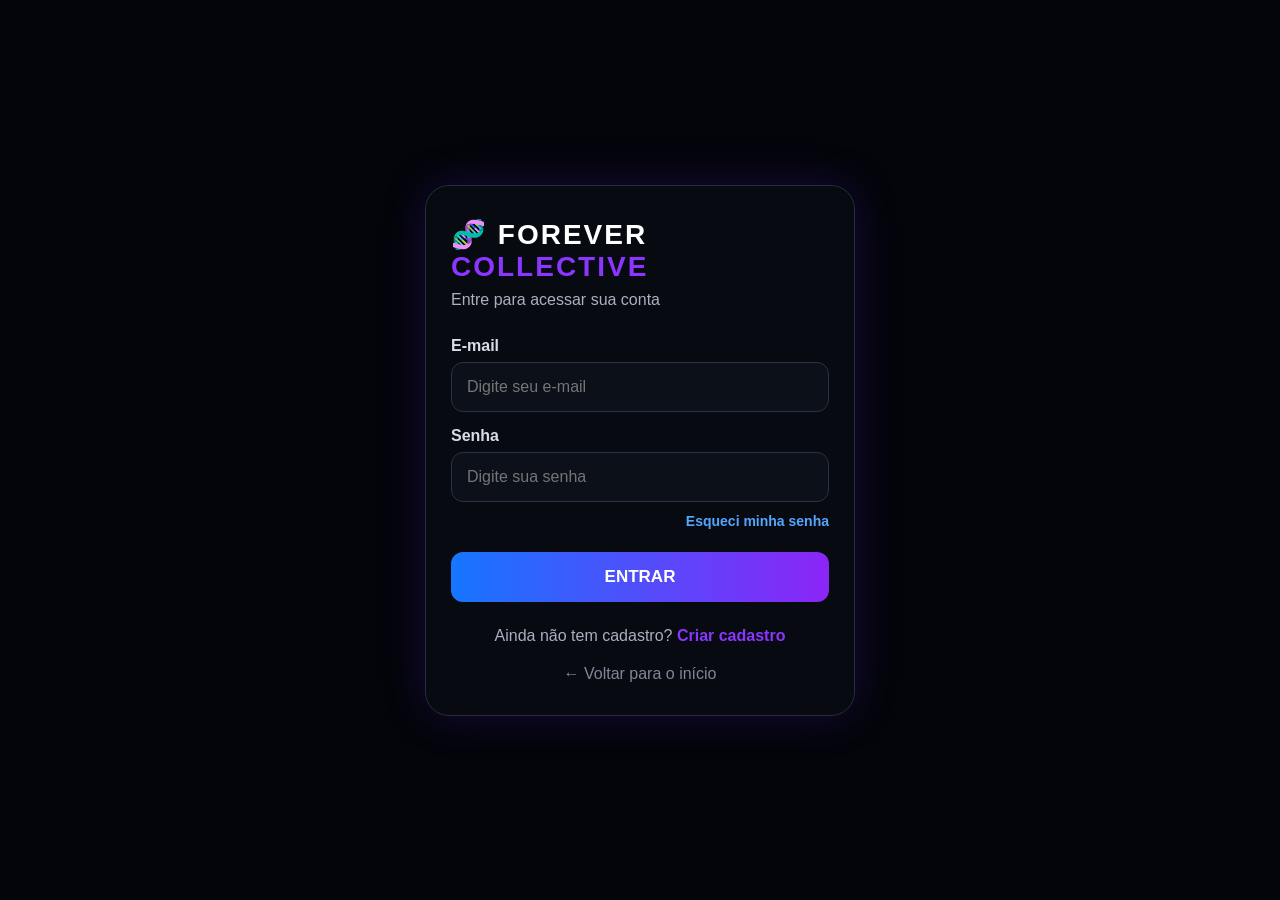
<file: catalogo.html>
<!DOCTYPE html>
<html lang="pt-BR">
<head>
<meta charset="UTF-8">
<meta name="viewport" content="width=device-width,initial-scale=1">
<title>Catálogo | Forever Collective</title>

<style>
*{
  box-sizing:border-box;
}

body{
  margin:0;
  background:#020613;
  color:#f7f9ff;
  font-family:Arial,sans-serif;
  padding-bottom:110px;
}

.wrap{
  width:min(100% - 22px,900px);
  margin:auto;
  padding:18px 0 50px;
}

.top{
  display:flex;
  justify-content:space-between;
  align-items:center;
  gap:10px;
  background:#07101e;
  border:1px solid #1c3048;
  border-radius:20px;
  padding:17px;
  margin-bottom:18px;
}

.logo{
  font-size:18px;
  font-weight:900;
  letter-spacing:1.5px;
}

.logo span{
  color:#8b45ff;
}

.top a{
  color:white;
  text-decoration:none;
  font-weight:900;
  background:#17283e;
  border-radius:11px;
  padding:10px 13px;
}

.hero{
  background:#07101e;
  border:1px solid #1c3048;
  border-radius:24px;
  padding:22px;
  margin-bottom:18px;
}

.hero h1{
  margin:0 0 8px;
  font-size:29px;
}

.muted{
  color:#97a4b8;
  line-height:1.5;
}

/* RATEIOS */

.rateio-grid{
  display:grid;
  grid-template-columns:repeat(3,1fr);
  gap:14px;
}

.rateio-card{
  background:#091321;
  border:1px solid #203751;
  border-radius:22px;
  padding:22px;
  cursor:pointer;
}

.rateio-name{
  font-size:27px;
  font-weight:900;
  margin-bottom:13px;
}

.rateio-status{
  display:inline-block;
  padding:6px 10px;
  border-radius:20px;
  font-size:11px;
  font-weight:900;
}

.open{
  background:#09261a;
  border:1px solid #16864d;
  color:#4ae38a;
}

.closed{
  background:#2b1116;
  border:1px solid #8b3138;
  color:#ff7777;
}

.rateio-count{
  color:#919fb4;
  margin-top:14px;
}

/* CABEÇALHO CATÁLOGO */

.catalog-header{
  display:flex;
  justify-content:space-between;
  align-items:center;
  gap:12px;
  margin-bottom:18px;
}

.catalog-header h1{
  margin:0;
}

.change-rateio{
  border:1px solid #344961;
  background:#0b1726;
  color:white;
  border-radius:12px;
  padding:11px 13px;
  font-weight:900;
}

/* PRODUTOS */

.product-card{
  background:#091321;
  border:1px solid #1c3048;
  border-radius:25px;
  padding:20px;
  margin-bottom:17px;
}

.badges{
  display:flex;
  gap:7px;
  flex-wrap:wrap;
  margin-bottom:14px;
}

.badge{
  border:1px solid #168fc6;
  color:#4bc8ff;
  border-radius:18px;
  padding:6px 9px;
  font-size:11px;
  font-weight:900;
}

.product-name{
  font-size:23px;
  font-weight:900;
  margin-bottom:18px;
}

.payment-preview{
  display:grid;
  grid-template-columns:repeat(3,1fr);
  gap:9px;
  margin-bottom:18px;
}

.payment-mini{
  background:#07101e;
  border:1px solid #20364e;
  border-radius:15px;
  padding:13px;
}

.payment-mini span{
  display:block;
  color:#8998ad;
  font-size:11px;
  margin-bottom:6px;
}

.payment-mini strong{
  color:#57c5ff;
  font-size:17px;
}

.numbers{
  display:grid;
  grid-template-columns:repeat(2,1fr);
  gap:10px;
  margin-bottom:17px;
}

.number-box{
  background:#07101e;
  border:1px solid #20364e;
  border-radius:15px;
  padding:13px;
}

.number-box span{
  display:block;
  color:#8796ab;
  font-size:11px;
  margin-bottom:6px;
}

.number-box strong{
  font-size:23px;
}

.progress-title{
  display:flex;
  justify-content:space-between;
  color:#9aa8ba;
  font-size:13px;
  margin-bottom:7px;
}

.progress-title strong{
  color:white;
}

.progress{
  height:10px;
  background:#07101e;
  border:1px solid #22374f;
  border-radius:20px;
  overflow:hidden;
}

.progress-bar{
  height:100%;
  background:linear-gradient(90deg,#13b4f4,#6b36ff);
}

.missing{
  color:#f5b84d;
  font-size:13px;
  margin:8px 0 17px;
}

/* UNIDADE / BOX */

.mode-selector{
  display:grid;
  grid-template-columns:1fr 1fr;
  gap:5px;
  background:#07101e;
  border:1px solid #20364e;
  border-radius:15px;
  padding:5px;
  margin-bottom:11px;
}

.mode-btn{
  border:0;
  border-radius:11px;
  padding:11px;
  background:transparent;
  color:#8997ac;
  font-weight:900;
}

.mode-btn.active{
  color:white;
  background:linear-gradient(90deg,#14b1f4,#5d40ff);
}

/* ADICIONAR */

.reserve-row{
  display:grid;
  grid-template-columns:100px 1fr;
  gap:9px;
}

.quantity{
  width:100%;
  padding:14px 5px;
  text-align:center;
  background:#07101e;
  color:white;
  border:1px solid #263c56;
  border-radius:14px;
  font-size:18px;
  font-weight:900;
}

.reserve-btn{
  border:0;
  border-radius:14px;
  min-height:53px;
  background:linear-gradient(90deg,#13b4f4,#693aff);
  color:white;
  font-weight:900;
  font-size:15px;
}

.reserve-btn.added{
  background:#168b55;
}

.reserve-btn:disabled{
  opacity:.4;
}

.closed-notice{
  background:#291116;
  border:1px solid #74323a;
  color:#ff8b8b;
  border-radius:13px;
  padding:12px;
  font-weight:900;
  margin-top:12px;
}

/* CARRINHO */

.cart,
.customer{
  background:#091321;
  border:1px solid #1c3048;
  border-radius:24px;
  padding:20px;
  margin-top:18px;
}

.cart h2,
.customer h2{
  margin-top:0;
}

.cart-item{
  padding:14px 0;
  border-bottom:1px solid #1d3046;
}

.cart-item-top{
  display:flex;
  justify-content:space-between;
  gap:10px;
  font-weight:900;
}

.cart-item small{
  display:block;
  color:#909db0;
  margin-top:6px;
  line-height:1.5;
}

.cart-values{
  margin-top:7px;
  color:#56c7ff;
  font-size:13px;
  line-height:1.5;
}

.remove{
  border:0;
  background:none;
  color:#ff7777;
  padding:9px 0 0;
  font-weight:900;
}

.payment-summary{
  margin-top:18px;
}

.summary-row{
  display:flex;
  justify-content:space-between;
  gap:10px;
  padding:11px 0;
  border-bottom:1px solid #1d3046;
}

.summary-row strong{
  text-align:right;
}

.highlight{
  color:#56c7ff;
}

.next{
  color:#bb8cff;
}

.notice{
  background:#07101e;
  border:1px solid #20364e;
  border-radius:13px;
  padding:13px;
  color:#a7b2c2;
  line-height:1.5;
  margin-top:13px;
}

/* BARRA FIXA */

.floating-cart{
  display:none;
  position:fixed;
  z-index:999;
  left:10px;
  right:10px;
  bottom:10px;
  max-width:880px;
  margin:auto;
  background:#081527;
  border:1px solid #3b5d87;
  border-radius:18px;
  padding:12px;
  box-shadow:0 0 30px rgba(0,0,0,.7);
}

.floating-cart.show{
  display:block;
}

.float-top{
  display:flex;
  justify-content:space-between;
  gap:10px;
  margin-bottom:8px;
  font-weight:900;
}

.float-total{
  color:#55c8ff;
}

.float-values{
  display:grid;
  grid-template-columns:repeat(3,1fr);
  gap:5px;
  font-size:11px;
  margin-bottom:9px;
}

.float-box{
  background:#050d18;
  border-radius:9px;
  padding:7px;
}

.float-box span{
  display:block;
  color:#8292aa;
  margin-bottom:3px;
}

.float-box strong{
  color:white;
}

.float-btn{
  width:100%;
  border:0;
  border-radius:10px;
  padding:9px;
  background:linear-gradient(90deg,#13b4f4,#693aff);
  color:white;
  font-weight:900;
}

/* CLIENTE */

label{
  display:block;
  margin:13px 0 6px;
  font-size:13px;
  font-weight:900;
}

.customer-input{
  width:100%;
  padding:13px;
  border-radius:11px;
  border:1px solid #273d57;
  background:#07101e;
  color:white;
  font-size:16px;
}

.two{
  display:grid;
  grid-template-columns:1fr 100px;
  gap:9px;
}

.confirm{
  width:100%;
  margin-top:20px;
  padding:15px;
  border:0;
  border-radius:14px;
  background:linear-gradient(90deg,#13b4f4,#693aff);
  color:white;
  font-size:16px;
  font-weight:900;
}

.confirm:disabled{
  opacity:.4;
}

.message{
  margin-top:14px;
  line-height:1.5;
  font-weight:800;
}

.success{
  color:#4ae38a;
}

.error{
  color:#ff7777;
}

.empty{
  background:#07101e;
  border:1px solid #1c3048;
  border-radius:18px;
  padding:23px;
  text-align:center;
  color:#9ba8ba;
}

.hidden{
  display:none;
}

@media(max-width:700px){

  .rateio-grid,
  .payment-preview{
    grid-template-columns:1fr;
  }

  .catalog-header{
    align-items:flex-start;
    flex-direction:column;
  }

  .change-rateio{
    width:100%;
  }

  .two{
    grid-template-columns:1fr;
  }

  .float-values{
    grid-template-columns:repeat(3,1fr);
  }
}

</style>
</head>

<body>

<main class="wrap">

<header class="top">

<div class="logo">
🧬 FOREVER <span>COLLECTIVE</span>
</div>

<a href="meus-pedidos.html">
Meus pedidos
</a>

</header>

<section id="rateioScreen">

<section class="hero">

<h1>Escolha seu rateio</h1>

<p class="muted">
Escolha a marca para visualizar os produtos disponíveis e fazer sua reserva.
</p>

</section>

<div id="rateioList" class="rateio-grid">

<div class="empty">
Carregando rateios...
</div>

</div>

</section>

<section id="catalogScreen" class="hidden">

<div class="catalog-header">

<div>

<h1 id="catalogTitle">
Rateio
</h1>

<div id="catalogStatus"></div>

</div>

<button
type="button"
class="change-rateio"
onclick="showRateios()">

← Trocar de rateio

</button>

</div>

<div id="productsList"></div>

<section
class="cart"
id="cartSection">

<h2>🛒 Sua reserva</h2>

<div id="cartItems">

<p class="muted">
Nenhum produto adicionado.
</p>

</div>

<div class="payment-summary">

<div class="summary-row">

<span>
Pagamento atual em Cripto
</span>

<strong
class="highlight"
id="cryptoTotal">

0,00 USDT

</strong>

</div>

<div class="summary-row">

<span>
Pagamento atual em Pix (+5%)
</span>

<strong
class="highlight"
id="pixTotal">

R$ 0,00

</strong>

</div>

<div class="summary-row">

<span>
Próximo pagamento
</span>

<strong
class="next"
id="nextTotal">

R$ 0,00

</strong>

</div>

<div class="summary-row">

<span>
Taxa administrativa e separação
<br>

<small style="color:#7f90a8;font-weight:700;line-height:1.4;display:inline-block;margin-top:4px">
R$ 50,00 uma única vez por pessoa em cada rateio.
Se você fizer novas reservas neste mesmo rateio, elas serão adicionadas ao seu pedido atual sem nova taxa.
</small>

</span>

<strong>
R$ 50,00
</strong>

</div>

<div class="summary-row">

<span>
Frete
</span>

<strong>
À parte
</strong>

</div>

</div>

<div class="notice">

O próximo pagamento corresponde a

<strong>
R$ 70,20 por unidade reservada
</strong>.

<br><br>

Os valores são atualizados automaticamente assim que você adiciona ou remove um produto.

</div>

</section>

<section class="customer">

<h2>Dados do cliente</h2>

<label for="customerName">
Nome completo
</label>

<input
class="customer-input"
id="customerName"
type="text">

<label for="customerPhone">
Telefone / WhatsApp
</label>

<input
class="customer-input"
id="customerPhone"
type="tel">

<label for="customerEmail">
E-mail
</label>

<input
class="customer-input"
id="customerEmail"
type="email">

<label for="customerCep">
CEP
</label>

<input
class="customer-input"
id="customerCep"
type="text">

<label for="customerAddress">
Rua, número e complemento
</label>

<input
class="customer-input"
id="customerAddress"
type="text">

<div class="two">

<div>

<label for="customerCity">
Cidade
</label>

<input
class="customer-input"
id="customerCity"
type="text">

</div>

<div>

<label for="customerState">
Estado
</label>

<input
class="customer-input"
id="customerState"
maxlength="2"
type="text">

</div>

</div>

<button
id="confirmButton"
class="confirm"
type="button"
onclick="confirmReservation()"
disabled>

CONFIRMAR RESERVA

</button>

<div
id="message"
class="message">
</div>

</section>

</section>

</main>

<div
id="floatingCart"
class="floating-cart">

<div class="float-top">

<span>
🛒 Sua reserva
</span>

<span
id="floatQuantity"
class="float-total">

0 un.

</span>

</div>

<div class="float-values">

<div class="float-box">

<span>Cripto</span>

<strong id="floatCrypto">
0,00
</strong>

</div>

<div class="float-box">

<span>Pix</span>

<strong id="floatPix">
R$ 0
</strong>

</div>

<div class="float-box">

<span>Próximo</span>

<strong id="floatNext">
R$ 0
</strong>

</div>

</div>

<button
type="button"
class="float-btn"
onclick="goToCart()">

VER RESERVA →

</button>

</div>

<script>

const SUPABASE_URL =
"https://ygulvirkzwvdyfgqsbjj.supabase.co";

const SUPABASE_KEY =
"sb_publishable_2u7B7_ZvZuKc-e3UPxx3rg_5oEN83x5";

const DOLLAR =
5.50;

const NEXT_PAYMENT_UNIT =
70.20;

const accessToken =
localStorage.getItem(
"access_token"
);

const userId =
localStorage.getItem(
"user_id"
);

if(
!accessToken ||
!userId
){

window.location.href =
"login.html";

}

let rateios = [];
let products = [];
let selectedBrand = null;
let selectedRateio = null;
let cart = {};
let productModes = {};

function escapeHtml(value){

return String(value ?? "")
.replaceAll("&","&amp;")
.replaceAll("<","&lt;")
.replaceAll(">","&gt;")
.replaceAll('"',"&quot;")
.replaceAll("'","&#039;");

}

function money(value){

return Number(value || 0)
.toLocaleString(
"pt-BR",
{
style:"currency",
currency:"BRL"
}
);

}

function usdt(value){

return Number(value || 0)
.toFixed(2)
.replace(".",",") +
" USDT";

}

function unitCrypto(product){

return Number(
product.price_brl || 0
) / DOLLAR;

}

function unitPix(product){

return Number(
product.price_brl || 0
) * 1.05;

}

async function api(
path,
options={}
){

const response =
await fetch(
SUPABASE_URL + path,
{
...options,

headers:{

apikey:
SUPABASE_KEY,

Authorization:
"Bearer " +
accessToken,

"Content-Type":
"application/json",

...(options.headers || {})

}

}
);

if(response.status === 401){

localStorage.clear();

window.location.href =
"login.html";

throw new Error(
"Sessão expirada."
);

}

if(!response.ok){

const text =
await response.text();

throw new Error(text);

}

if(response.status === 204){
return null;
}

const text =
await response.text();

if(!text){
return null;
}

return JSON.parse(text);

}

async function loadRateios(){

rateios =
await api(
"/rest/v1/rateios" +
"?select=brand,is_open,active,sort_order" +
"&active=eq.true" +
"&order=sort_order.asc,brand.asc"
);

}

async function loadProducts(){

products =
await api(
"/rest/v1/products" +
"?select=id,nameName,brand,price_brl,reserved,box_size,description,active,sort_order" +
"&active=eq.true" +
"&price_brl=gt.0" +
"&order=sort_order.asc,id.asc"
);

}

async function loadUser(){

try{

const user =
await api(
"/auth/v1/user"
);

const meta =
user.user_metadata || {};

document.getElementById(
"customerName"
).value =
meta.nome ||
meta.name ||
localStorage.getItem(
"user_name"
) ||
"";

document.getElementById(
"customerPhone"
).value =
meta.telefone ||
meta.phone ||
"";

document.getElementById(
"customerEmail"
).value =
user.email ||
localStorage.getItem(
"user_email"
) ||
"";

}catch(error){

console.error(error);

}

}

function renderRateios(){

const container =
document.getElementById(
"rateioList"
);

if(!rateios.length){

container.innerHTML =
`
<div class="empty">
Nenhum rateio disponível.
</div>
`;

return;

}

container.innerHTML =
rateios.map(
function(rateio){

const totalProducts =
products.filter(
product =>

String(product.brand)
.toUpperCase() ===
String(rateio.brand)
.toUpperCase()

).length;

const open =
rateio.is_open === true;

return `

<article
class="rateio-card"
data-brand="${escapeHtml(rateio.brand)}">

<div class="rateio-name">

${escapeHtml(
rateio.brand
)}

</div>

<span
class="
rateio-status
${open ? "open" : "closed"}
">

${open
? "● RATEIO ABERTO"
: "● RATEIO FECHADO"
}

</span>

<div class="rateio-count">

${totalProducts}
produto(s) disponível(is)

</div>

</article>

`;

}
).join("");

document
.querySelectorAll(
".rateio-card"
)
.forEach(card=>{

card.addEventListener(
"click",
()=>{

selectRateio(
card.dataset.brand
);

}
);

});

}

function selectRateio(brand){

selectedBrand =
brand;

selectedRateio =
rateios.find(
rateio =>

String(rateio.brand)
.toUpperCase() ===
String(brand)
.toUpperCase()

);

cart = {};

document
.getElementById(
"rateioScreen"
)
.classList.add(
"hidden"
);

document
.getElementById(
"catalogScreen"
)
.classList.remove(
"hidden"
);

document
.getElementById(
"catalogTitle"
)
.textContent =
"Rateio " + brand;

renderCatalogStatus();

renderProducts();

renderCart();

window.scrollTo({
top:0,
behavior:"smooth"
});

}

function showRateios(){

selectedBrand = null;
selectedRateio = null;
cart = {};

document
.getElementById(
"catalogScreen"
)
.classList.add(
"hidden"
);

document
.getElementById(
"rateioScreen"
)
.classList.remove(
"hidden"
);

renderRateios();

renderCart();

window.scrollTo({
top:0,
behavior:"smooth"
});

}

function renderCatalogStatus(){

const container =
document.getElementById(
"catalogStatus"
);

const open =
selectedRateio &&
selectedRateio.is_open;

container.innerHTML =
`

<span
class="
rateio-status
${open ? "open" : "closed"}
">

${open
? "● RATEIO ABERTO"
: "● RATEIO FECHADO"
}

</span>

`;

}

function renderProducts(){

const container =
document.getElementById(
"productsList"
);

const list =
products.filter(
product =>

String(product.brand)
.toUpperCase() ===
String(selectedBrand)
.toUpperCase()

);

if(!list.length){

container.innerHTML =
`
<div class="empty">
Ainda não há produtos liberados neste rateio.
</div>
`;

return;

}

const open =
selectedRateio &&
selectedRateio.is_open;

container.innerHTML =
list.map(
function(product){

const productId =
Number(product.id);

const reserved =
Number(
product.reserved || 0
);

const boxSize =
Number(
product.box_size || 10
);

const boxes =
Math.floor(
reserved / boxSize
);

const remainder =
reserved % boxSize;

const missing =
remainder === 0
? boxSize
: boxSize - remainder;

const percent =
(
remainder /
boxSize
) * 100;

const mode =
productModes[
productId
] || "unit";

return `

<article class="product-card">

<div class="badges">

<span class="badge">

${escapeHtml(
product.brand
)}

</span>

<span
class="
rateio-status
${open ? "open" : "closed"}
">

${open
? "ABERTO"
: "FECHADO"
}

</span>

</div>

<div class="product-name">

${escapeHtml(
product.nameName
)}

</div>

<div class="payment-preview">

<div class="payment-mini">

<span>
PAGAMENTO CRIPTO
</span>

<strong>

${usdt(
unitCrypto(product)
)}

</strong>

</div>

<div class="payment-mini">

<span>
PIX (+5%)
</span>

<strong>

${money(
unitPix(product)
)}

</strong>

</div>

<div class="payment-mini">

<span>
PRÓXIMO PAGAMENTO
</span>

<strong>

${money(
NEXT_PAYMENT_UNIT
)}

</strong>

</div>

</div>

<div class="numbers">

<div class="number-box">

<span>
BOXES FECHADOS
</span>

<strong>
${boxes}
</strong>

</div>

<div class="number-box">

<span>
RESERVADO
</span>

<strong>
${reserved}
</strong>

</div>

</div>

<div class="progress-title">

<span>
Próximo box
</span>

<strong>
${remainder}/${boxSize}
</strong>

</div>

<div class="progress">

<div
class="progress-bar"
style="width:${percent}%">
</div>

</div>

<div class="missing">

Faltam

<strong>
${missing}
</strong>

unidade(s) para fechar o próximo box.

</div>

<div class="mode-selector">

<button
type="button"
class="mode-btn ${mode==="unit" ? "active" : ""}"
data-action="mode"
data-id="${productId}"
data-mode="unit">

Unidade

</button>

<button
type="button"
class="mode-btn ${mode==="box" ? "active" : ""}"
data-action="mode"
data-id="${productId}"
data-mode="box">

Box com ${boxSize}

</button>

</div>

<div class="reserve-row">

<input
class="quantity"
id="qty-${productId}"
type="number"
inputmode="numeric"
min="1"
max="99"
step="1"
value="1"
${open ? "" : "disabled"}
>

<button
class="reserve-btn"
id="add-${productId}"
type="button"
data-action="add"
data-id="${productId}"
${open ? "" : "disabled"}>

+ ADICIONAR À RESERVA

</button>

</div>

${!open
? `
<div class="closed-notice">
Rateio fechado — novas reservas encerradas.
</div>
`
: ""
}

</article>

`;

}
).join("");

}

document
.getElementById(
"productsList"
)
.addEventListener(
"click",
function(event){

const button =
event.target.closest(
"button[data-action]"
);

if(!button){
return;
}

const action =
button.dataset.action;

const productId =
Number(
button.dataset.id
);

if(action === "mode"){

productModes[
productId
] =
button.dataset.mode;

renderProducts();

return;

}

if(action === "add"){

addToCart(
productId,
button
);

}

}
);

function addToCart(
productId,
button
){

if(
!selectedRateio ||
!selectedRateio.is_open
){

alert(
"Este rateio está fechado."
);

return;

}

const product =
products.find(
item =>

Number(item.id) ===
Number(productId)

);

if(!product){

alert(
"Produto não encontrado."
);

return;

}

const input =
document.getElementById(
"qty-" + productId
);

let quantity =
parseInt(
input?.value,
10
);

if(
!Number.isFinite(quantity) ||
quantity < 1
){

quantity = 1;

}

const mode =
productModes[
productId
] || "unit";

if(mode === "box"){

quantity *=
Number(
product.box_size || 10
);

}

cart[
String(productId)
] =

Number(
cart[
String(productId)
] || 0
) +

quantity;

renderCart();

if(button){

button.classList.add(
"added"
);

button.textContent =
"✓ ADICIONADO";

setTimeout(
()=>{

button.classList.remove(
"added"
);

button.textContent =
"+ ADICIONAR À RESERVA";

},
900
);

}

}

function removeFromCart(
productId
){

delete cart[
String(productId)
];

renderCart();

}

function renderCart(){

const container =
document.getElementById(
"cartItems"
);

const entries =
Object.entries(cart)
.filter(
([,quantity]) =>
Number(quantity) > 0
);

let cryptoTotal = 0;
let pixTotal = 0;
let nextTotal = 0;
let quantityTotal = 0;

if(!entries.length){

container.innerHTML =
`
<p class="muted">
Nenhum produto adicionado.
</p>
`;

}else{

container.innerHTML =

entries.map(
function([
productId,
quantity
]){

quantity =
Number(quantity);

const product =

products.find(
item =>

Number(item.id) ===
Number(productId)

);

if(!product){
return "";
}

const itemCrypto =

unitCrypto(product) *
quantity;

const itemPix =

unitPix(product) *
quantity;

const itemNext =

NEXT_PAYMENT_UNIT *
quantity;

cryptoTotal +=
itemCrypto;

pixTotal +=
itemPix;

nextTotal +=
itemNext;

quantityTotal +=
quantity;

const boxSize =

Number(
product.box_size || 10
);

const boxes =

Math.floor(
quantity / boxSize
);

const loose =

quantity %
boxSize;

return `

<div class="cart-item">

<div class="cart-item-top">

<span>

${escapeHtml(
product.nameName
)}

</span>

<strong>

${quantity} un.

</strong>

</div>

<small>

${boxes} box(es)

${loose
? " + " +
loose +
" avulsa(s)"
: ""
}

</small>

<div class="cart-values">

Cripto:
<strong>
${usdt(itemCrypto)}
</strong>

<br>

Pix:
<strong>
${money(itemPix)}
</strong>

<br>

Próximo:
<strong>
${money(itemNext)}
</strong>

</div>

<button
type="button"
class="remove"
onclick="removeFromCart(${Number(productId)})">

Remover produto

</button>

</div>

`;

}
).join("");

}

document
.getElementById(
"cryptoTotal"
)
.textContent =
usdt(
cryptoTotal
);

document
.getElementById(
"pixTotal"
)
.textContent =
money(
pixTotal
);

document
.getElementById(
"nextTotal"
)
.textContent =
money(
nextTotal
);

document
.getElementById(
"floatQuantity"
)
.textContent =
quantityTotal +
" un.";

document
.getElementById(
"floatCrypto"
)
.textContent =
usdt(
cryptoTotal
);

document
.getElementById(
"floatPix"
)
.textContent =
money(
pixTotal
);

document
.getElementById(
"floatNext"
)
.textContent =
money(
nextTotal
);

const floating =
document.getElementById(
"floatingCart"
);

if(entries.length){

floating.classList.add(
"show"
);

}else{

floating.classList.remove(
"show"
);

}

document
.getElementById(
"confirmButton"
)
.disabled =

entries.length === 0 ||
!selectedRateio ||
!selectedRateio.is_open;

}

function goToCart(){

document
.getElementById(
"cartSection"
)
.scrollIntoView({
behavior:"smooth",
block:"start"
});

}

async function confirmReservation(){

const button =
document.getElementById(
"confirmButton"
);

const message =
document.getElementById(
"message"
);

const name =
document.getElementById(
"customerName"
).value.trim();

const phone =
document.getElementById(
"customerPhone"
).value.trim();

const email =
document.getElementById(
"customerEmail"
).value.trim();

const cep =
document.getElementById(
"customerCep"
).value.trim();

const address =
document.getElementById(
"customerAddress"
).value.trim();

const city =
document.getElementById(
"customerCity"
).value.trim();

const state =
document.getElementById(
"customerState"
)
.value
.trim()
.toUpperCase();

if(
!name ||
!phone ||
!email ||
!cep ||
!address ||
!city ||
!state
){

message.className =
"message error";

message.textContent =
"Preencha todos os seus dados.";

return;

}

const entries =

Object.entries(cart)
.filter(
([,quantity]) =>
Number(quantity) > 0
);

if(!entries.length){

message.className =
"message error";

message.textContent =
"Adicione pelo menos um produto.";

return;

}

button.disabled =
true;

button.textContent =
"CONFIRMANDO...";

message.className =
"message";

message.textContent =
"Enviando sua reserva...";

try{

await loadRateios();

selectedRateio =

rateios.find(
rateio =>

String(rateio.brand)
.toUpperCase() ===

String(selectedBrand)
.toUpperCase()

);

if(
!selectedRateio ||
!selectedRateio.is_open
){

throw new Error(
"Rateio fechado"
);

}

const items =

entries.map(
function([
productId,
quantity
]){

return {

product_id:
Number(productId),

quantity:
Number(quantity)

};

}
);

const fullAddress =

address +
", " +
city +
" - " +
state;

const result =

await api(
"/rest/v1/rpc/create_my_order",
{

method:"POST",

body:
JSON.stringify({

p_rateio_brand:
selectedBrand,

p_items:
items,

p_customer_name:
name,

p_customer_phone:
phone,

p_customer_email:
email,

p_customer_cep:
cep,

p_customer_address:
fullAddress

})

}
);

message.className =
"message success";

message.innerHTML =
result.merged_into_existing
? `

✅ Sua nova reserva foi adicionada ao pedido
<strong>#${result.order_id}</strong>
deste rateio.

<br><br>

<strong style="color:#4ae38a">
Você não pagará outra taxa de R$ 50,00.
</strong>

<br><br>

Seus produtos foram somados ao pedido que você já tinha neste rateio.

<br><br>

Pagamento atual em Cripto:
<strong>${usdt(result.payment_now_crypto)}</strong>

<br>

Pagamento atual em Pix:
<strong>${money(result.payment_now_pix)}</strong>

<br>

Próximo pagamento:
<strong>${money(result.next_payment_brl)}</strong>

<br>

Taxa administrativa e separação:
<strong>R$ 50,00 — única neste rateio</strong>

<br>

Frete:
<strong>à parte</strong>

<br><br>

<a
href="meus-pedidos.html"
style="color:#59c6ff;font-weight:900">

Ver meu pedido atualizado →

</a>

`
: `

✅ Reserva
<strong>#${result.order_id}</strong>
confirmada com sucesso.

<br><br>

Pagamento atual em Cripto:
<strong>${usdt(result.payment_now_crypto)}</strong>

<br>

Pagamento atual em Pix:
<strong>${money(result.payment_now_pix)}</strong>

<br>

Próximo pagamento:
<strong>${money(result.next_payment_brl)}</strong>

<br>

Taxa administrativa e separação:
<strong>R$ 50,00 — única neste rateio</strong>

<br><br>

<span style="color:#9fb0c7">
Se você fizer novas reservas neste mesmo rateio, elas serão adicionadas a este pedido sem cobrar outra taxa de R$ 50,00.
</span>

<br><br>

Frete:
<strong>à parte</strong>

<br><br>

<a
href="meus-pedidos.html"
style="color:#59c6ff;font-weight:900">

Ver meu pedido →

</a>

`;

cart = {};

await loadProducts();

renderProducts();

renderCart();

message.scrollIntoView({
behavior:"smooth",
block:"center"
});

}catch(error){

console.error(error);

message.className =
"message error";

if(
String(error.message)
.toLowerCase()
.includes(
"rateio fechado"
)
){

message.textContent =
"Este rateio foi fechado e não aceita mais reservas.";

}else{

message.textContent =
"Não foi possível confirmar a reserva.";

}

}finally{

button.textContent =
"CONFIRMAR RESERVA";

renderCart();

}

}

async function start(){

try{

await Promise.all([

loadRateios(),
loadProducts(),
loadUser()

]);

renderRateios();

}catch(error){

console.error(error);

document
.getElementById(
"rateioList"
)
.innerHTML =
`

<div class="empty">

Não foi possível carregar o catálogo.

</div>

`;

}

}

start();

</script>

</body>
</html>
</file>
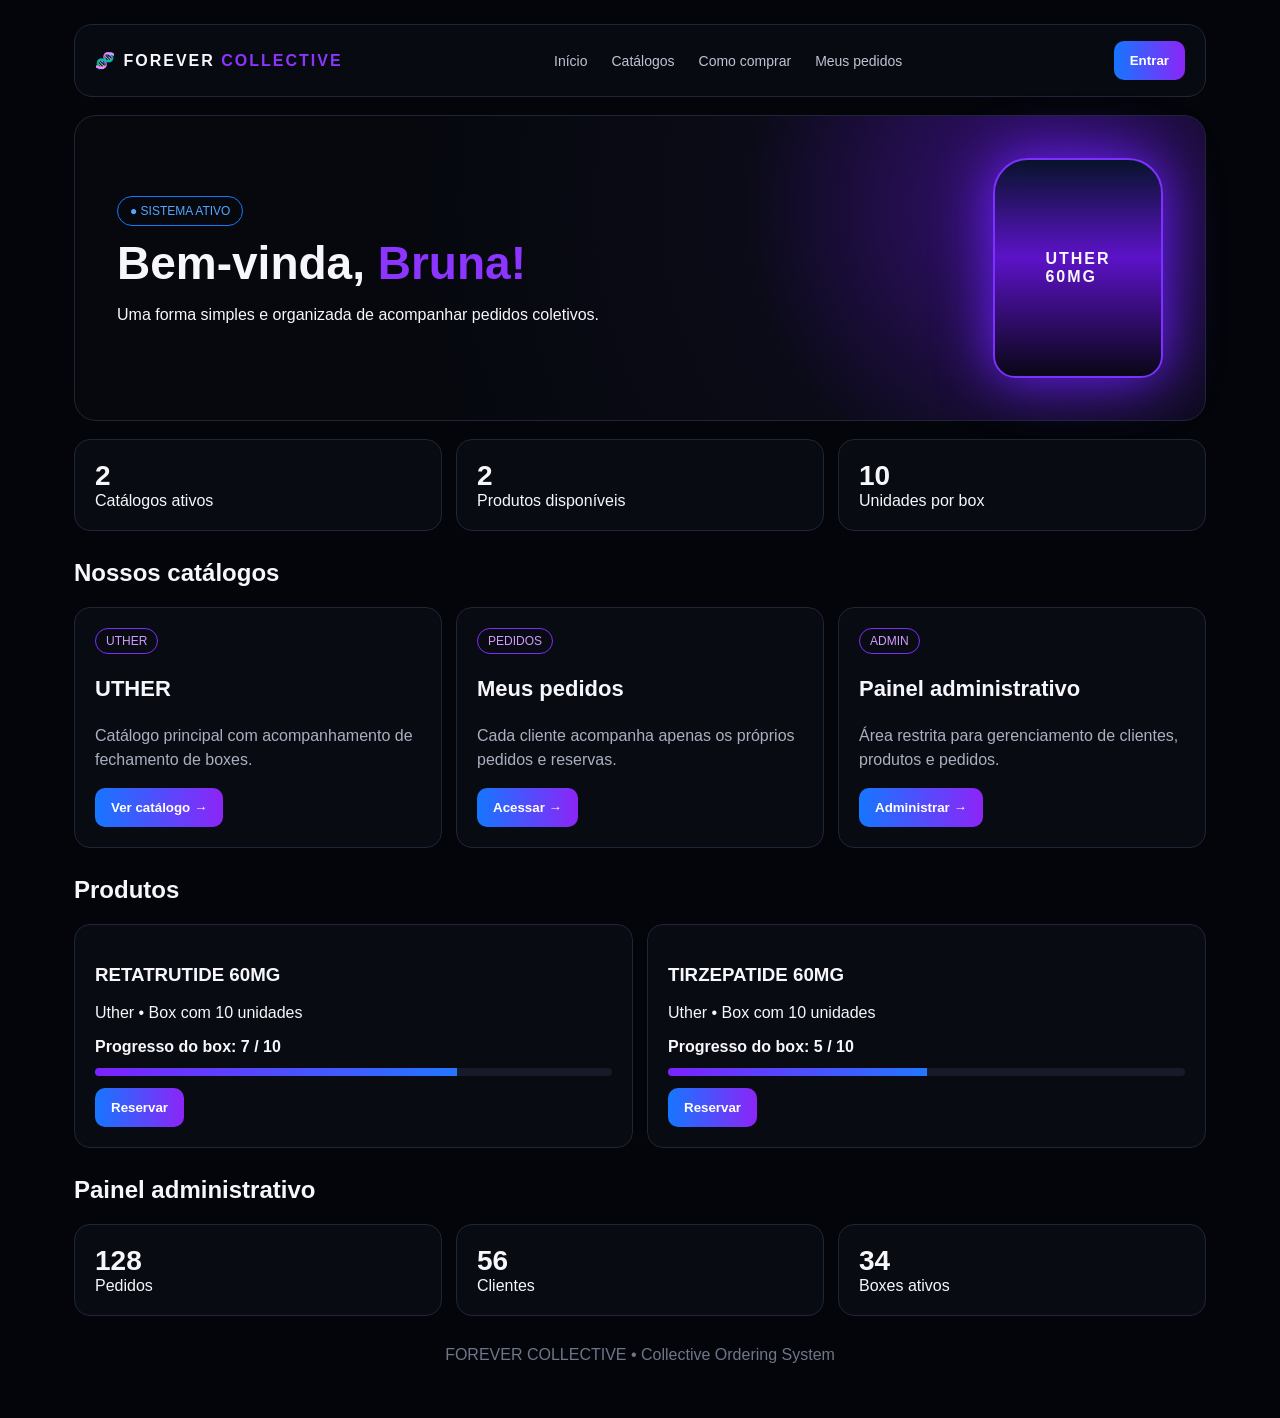
<file: forever-collective-v2.html>
<!doctype html><html lang='pt-BR'><head><meta charset='utf-8'><meta name='viewport' content='width=device-width,initial-scale=1'><title>Forever Collective</title><style>*{box-sizing:border-box}body{margin:0;background:#03050a;color:#f7f7fb;font-family:Inter,Arial,sans-serif}.wrap{max-width:1180px;margin:auto;padding:24px}.nav{display:flex;align-items:center;justify-content:space-between;border:1px solid #202637;border-radius:18px;padding:16px 20px;background:#070a11}.logo{font-weight:800;letter-spacing:2px}.logo b{color:#8b35ff}.links{display:flex;gap:24px;color:#bfc4d2;font-size:14px}.hero{margin-top:18px;border:1px solid #202637;border-radius:22px;padding:42px;background:radial-gradient(circle at 85% 30%,#38107a 0,#0a0b16 30%,#06080e 65%);min-height:300px;display:flex;justify-content:space-between;align-items:center}.hero h1{font-size:46px;margin:10px 0}.hero h1 span{color:#8b35ff}.badge{display:inline-block;border:1px solid #1678ff;border-radius:20px;padding:7px 12px;color:#53a7ff;font-size:12px}.vial{width:170px;height:220px;border:2px solid #7c32ff;border-radius:35px 35px 22px 22px;background:linear-gradient(#07132a,#5c12c8 45%,#090716);box-shadow:0 0 55px #6d20ff;display:grid;place-items:center;font-weight:800;letter-spacing:2px}.stats,.cards{display:grid;grid-template-columns:repeat(3,1fr);gap:14px;margin-top:18px}.stat,.card{border:1px solid #202637;border-radius:16px;padding:20px;background:#080b12}.stat strong{font-size:28px;display:block}.section{margin-top:28px}.card .tag{display:inline-block;padding:5px 10px;border:1px solid #7d2cff;border-radius:16px;color:#d39bff;font-size:12px}.card h3{font-size:22px}.card p{color:#aab0bf;line-height:1.5;min-height:48px}.btn{border:0;border-radius:10px;padding:12px 16px;color:white;font-weight:700;background:linear-gradient(90deg,#1676ff,#8c25f7);cursor:pointer}.products{display:grid;grid-template-columns:1fr 1fr;gap:14px}.product{border:1px solid #202637;border-radius:16px;padding:20px;background:#080b12}.progress{height:8px;background:#171b27;border-radius:9px;overflow:hidden;margin:12px 0}.progress i{display:block;height:100%;background:linear-gradient(90deg,#7c22ff,#2376ff)}.footer{color:#6f7688;text-align:center;padding:30px}@media(max-width:760px){.links{display:none}.hero{padding:28px}.hero h1{font-size:34px}.vial{width:100px;height:150px}.stats,.cards,.products{grid-template-columns:1fr}.wrap{padding:12px}}</style></head><body><div class='wrap'><div class='nav'><div class='logo'>🧬 FOREVER <b>COLLECTIVE</b></div><div class='links'><span>Início</span><span>Catálogos</span><span>Como comprar</span><span>Meus pedidos</span></div><button class='btn' onclick="document.getElementById('login').style.display='grid'">Entrar</button></div><section class='hero'><div><span class='badge'>● SISTEMA ATIVO</span><h1>Bem-vinda, <span>Bruna!</span></h1><p>Uma forma simples e organizada de acompanhar pedidos coletivos.</p></div><div class='vial'>UTHER<br>60MG</div></section><div class='stats'><div class='stat'><strong>2</strong>Catálogos ativos</div><div class='stat'><strong>2</strong>Produtos disponíveis</div><div class='stat'><strong>10</strong>Unidades por box</div></div><section class='section'><h2>Nossos catálogos</h2><div class='cards'><div class='card'><span class='tag'>UTHER</span><h3>UTHER</h3><p>Catálogo principal com acompanhamento de fechamento de boxes.</p><button class='btn'>Ver catálogo →</button></div><div class='card'><span class='tag'>PEDIDOS</span><h3>Meus pedidos</h3><p>Cada cliente acompanha apenas os próprios pedidos e reservas.</p><button class='btn'>Acessar →</button></div><div class='card'><span class='tag'>ADMIN</span><h3>Painel administrativo</h3><p>Área restrita para gerenciamento de clientes, produtos e pedidos.</p><button class='btn'>Administrar →</button></div></div></section><section class='section'><h2>Produtos</h2><div class='products'><div class='product'><h3>RETATRUTIDE 60MG</h3><p>Uther • Box com 10 unidades</p><b>Progresso do box: 7 / 10</b><div class='progress'><i style='width:70%'></i></div><button class='btn'>Reservar</button></div><div class='product'><h3>TIRZEPATIDE 60MG</h3><p>Uther • Box com 10 unidades</p><b>Progresso do box: 5 / 10</b><div class='progress'><i style='width:50%'></i></div><button class='btn'>Reservar</button></div></div></section><section class='section'><h2>Painel administrativo</h2><div class='cards'><div class='stat'><strong>128</strong>Pedidos</div><div class='stat'><strong>56</strong>Clientes</div><div class='stat'><strong>34</strong>Boxes ativos</div></div></section><div id='login' style='display:none;position:fixed;inset:0;background:#000c;z-index:99;place-items:center'><div style='width:min(390px,92vw);background:#070a11;border:1px solid #30384a;border-radius:20px;padding:28px'><button onclick="document.getElementById('login').style.display='none'" style='float:right;background:none;border:0;color:white;font-size:24px'>×</button><h2 style='letter-spacing:2px'>FOREVER <span style='color:#8b35ff'>COLLECTIVE</span></h2><p style='color:#aab0bf'>Entre para acessar sua conta</p><input placeholder='E-mail' style='width:100%;padding:13px;margin:6px 0;background:#0b1019;border:1px solid #242c3b;border-radius:8px;color:white'><input type='password' placeholder='Senha' style='width:100%;padding:13px;margin:6px 0;background:#0b1019;border:1px solid #242c3b;border-radius:8px;color:white'><button class='btn' style='width:100%;margin-top:10px'>LOGIN</button></div></div><div class='footer'>FOREVER COLLECTIVE • Collective Ordering System</div></div></body></html>
</file>
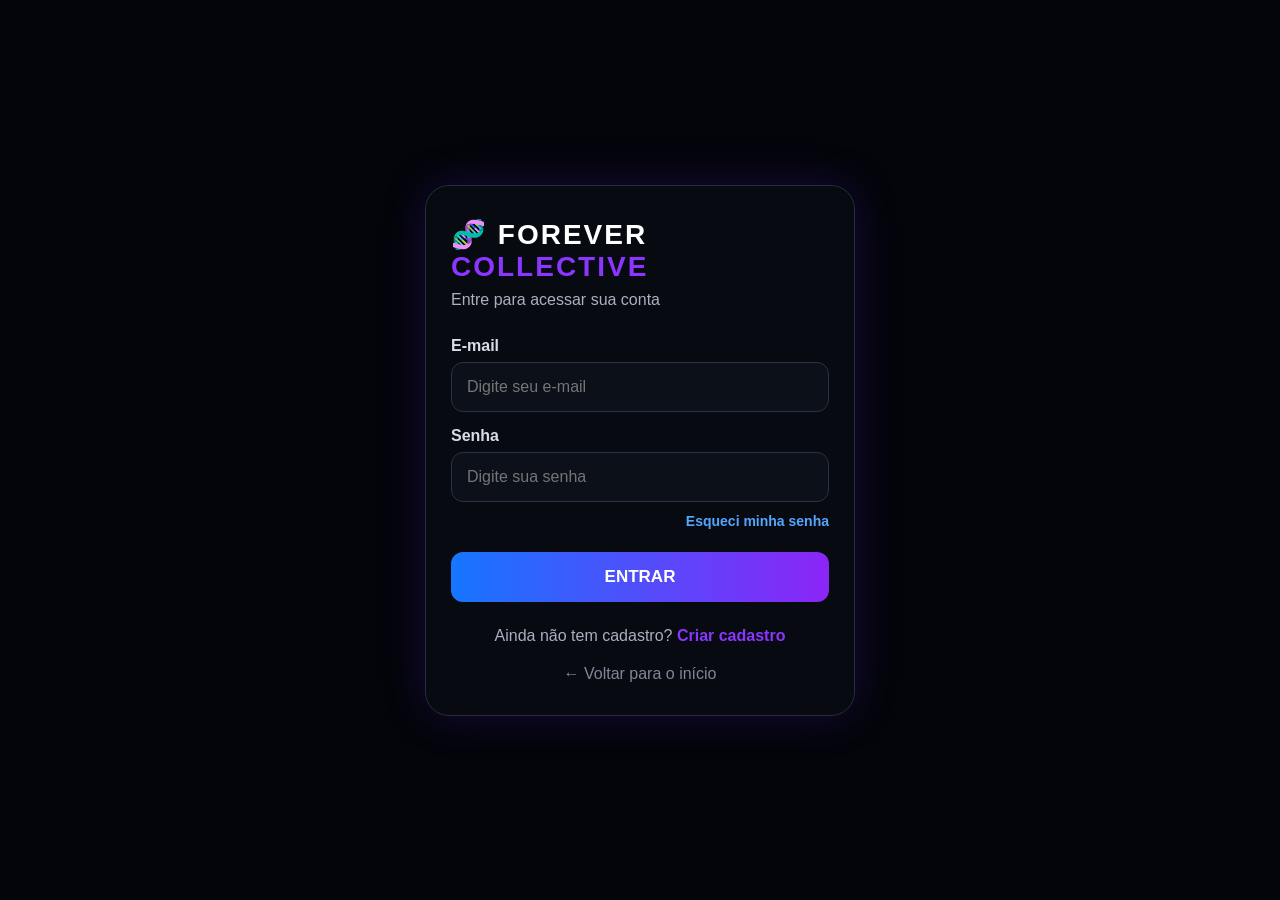
<file: login.html>
<!DOCTYPE html>
<html lang="pt-BR">

<head>
  <meta charset="UTF-8">
  <meta name="viewport" content="width=device-width, initial-scale=1.0">

  <title>Login | Forever Collective</title>

  <style>
    * {
      box-sizing: border-box;
    }

    body {
      margin: 0;
      min-height: 100vh;
      background: #03050a;
      color: #fff;
      font-family: Arial, sans-serif;
      display: flex;
      align-items: center;
      justify-content: center;
      padding: 20px;
    }

    .login-box {
      width: 100%;
      max-width: 430px;
      background: #070a11;
      border: 1px solid #252c3d;
      border-radius: 24px;
      padding: 32px 25px;
      box-shadow: 0 0 45px rgba(111, 32, 255, .18);
    }

    .logo {
      font-size: 28px;
      font-weight: 800;
      letter-spacing: 2px;
      margin-bottom: 8px;
    }

    .logo span {
      color: #8b35ff;
    }

    .subtitle {
      color: #aab0bf;
      margin-bottom: 28px;
      font-size: 16px;
    }

    label {
      display: block;
      margin: 15px 0 7px;
      color: #d9dce5;
      font-weight: bold;
    }

    input {
      width: 100%;
      padding: 15px;
      background: #0b1019;
      color: white;
      border: 1px solid #293246;
      border-radius: 12px;
      outline: none;
      font-size: 16px;
    }

    input:focus {
      border-color: #7c32ff;
    }

    button {
      width: 100%;
      margin-top: 22px;
      padding: 15px;
      border: 0;
      border-radius: 12px;
      color: white;
      font-size: 17px;
      font-weight: bold;
      background: linear-gradient(90deg, #1676ff, #8c25f7);
      cursor: pointer;
    }

    #loginMessage {
      text-align: center;
      margin-top: 15px;
      color: #ff6b6b;
    }

    .forgot {
      text-align: right;
      margin-top: 10px;
    }

    .forgot a {
      color: #53a7ff;
      text-decoration: none;
      font-size: 14px;
      font-weight: bold;
    }

    .register {
      text-align: center;
      margin-top: 25px;
      color: #aab0bf;
    }

    .register a {
      color: #8b35ff;
      font-weight: bold;
      text-decoration: none;
    }

    .back {
      display: block;
      text-align: center;
      margin-top: 20px;
      color: #7f8798;
      text-decoration: none;
    }
  </style>
</head>

<body>

  <div class="login-box">

    <div class="logo">
      🧬 FOREVER <span>COLLECTIVE</span>
    </div>

    <div class="subtitle">
      Entre para acessar sua conta
    </div>

    <form id="loginForm">

      <label for="email">E-mail</label>

      <input
        type="email"
        id="email"
        placeholder="Digite seu e-mail"
        required
      >

      <label for="password">Senha</label>

      <input
        type="password"
        id="password"
        placeholder="Digite sua senha"
        required
      >

      <div class="forgot">
        <a href="recuperar-senha.html">
          Esqueci minha senha
        </a>
      </div>

      <button type="submit">
        ENTRAR
      </button>

    </form>

    <p id="loginMessage"></p>

    <div class="register">
      Ainda não tem cadastro?
      <a href="cadastro.html">
        Criar cadastro
      </a>
    </div>

    <a class="back" href="index.html">
      ← Voltar para o início
    </a>

  </div>

  <script src="app.js?v=4"></script>

</body>
</html>
</file>
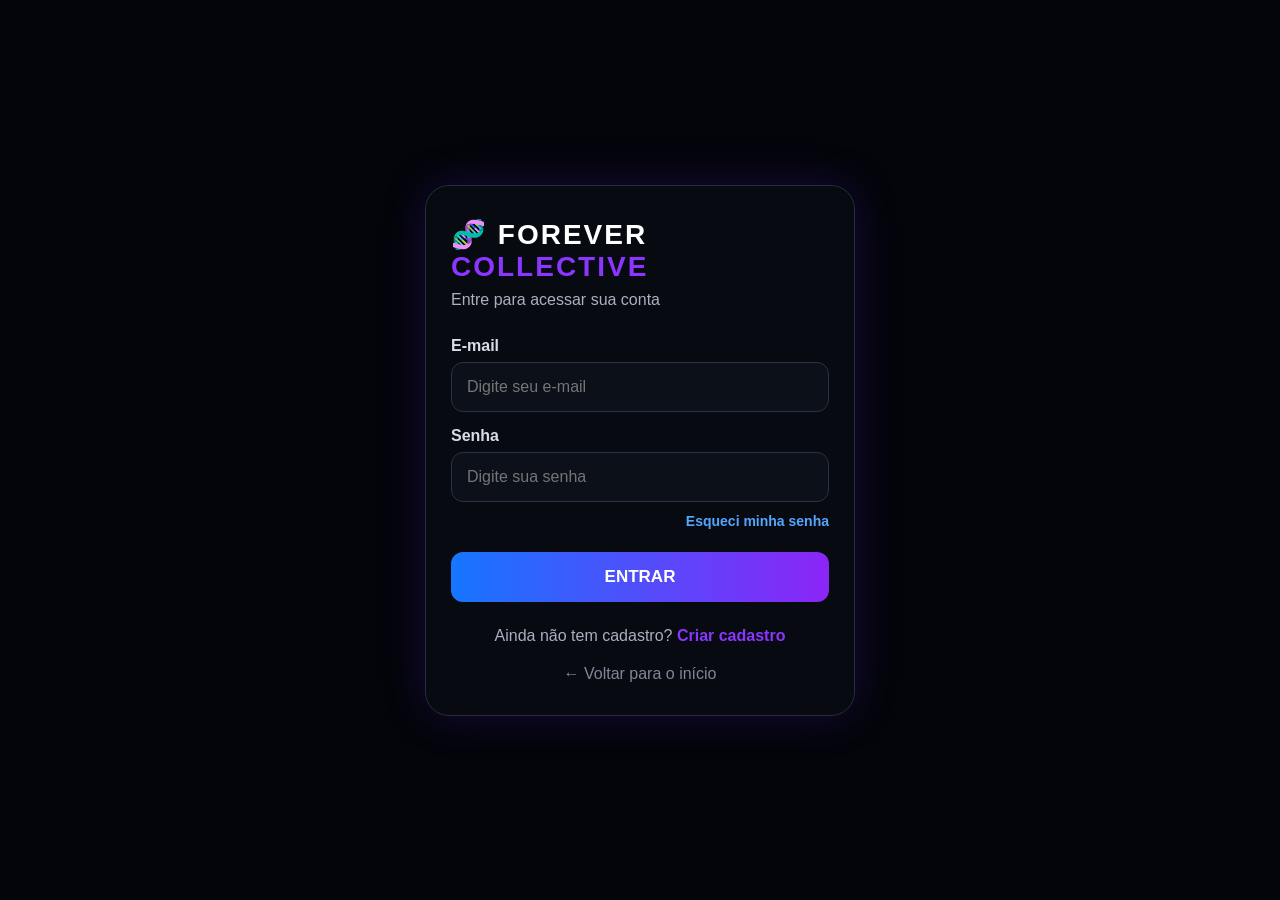
<file: meus-pedidos.html>
<!DOCTYPE html>
<html lang="pt-BR">

<head>
  <meta charset="UTF-8">
  <meta name="viewport" content="width=device-width, initial-scale=1.0">

  <title>Meus Pedidos | Forever Collective</title>

  <style>
    * {
      box-sizing: border-box;
    }

    body {
      margin: 0;
      background: #020613;
      color: #f7f9ff;
      font-family: Arial, sans-serif;
    }

    .wrap {
      width: min(100% - 22px, 900px);
      margin: auto;
      padding: 18px 0 50px;
    }

    .top {
      background: #07101e;
      border: 1px solid #1c3048;
      border-radius: 22px;
      padding: 20px;
      margin-bottom: 18px;
    }

    .logo {
      font-size: 20px;
      font-weight: 900;
      letter-spacing: 2px;
    }

    .logo span {
      color: #8b45ff;
    }

    h1 {
      margin: 18px 0 6px;
    }

    .muted {
      color: #929fb4;
      line-height: 1.5;
    }

    .order {
      background: #091321;
      border: 1px solid #1c3048;
      border-radius: 22px;
      padding: 18px;
      margin-bottom: 18px;
    }

    .order-top {
      display: flex;
      justify-content: space-between;
      gap: 12px;
      align-items: flex-start;
      flex-wrap: wrap;
    }

    .order-number {
      font-size: 20px;
      font-weight: 900;
    }

    .brand {
      color: #53baff;
      font-weight: 900;
      margin-top: 6px;
    }

    .status {
      display: inline-block;
      padding: 7px 11px;
      border-radius: 20px;
      font-size: 12px;
      font-weight: 900;
    }

    .open {
      color: #4ae38a;
      border: 1px solid #16864d;
      background: #09261a;
    }

    .closed {
      color: #ff7777;
      border: 1px solid #8a3131;
      background: #2a1015;
    }

    .date {
      color: #8d99ac;
      font-size: 13px;
      margin: 8px 0 18px;
    }

    .items-title {
      font-weight: 900;
      margin-bottom: 10px;
    }

    .item {
      border: 1px solid #1d3149;
      border-radius: 15px;
      padding: 14px;
      margin-bottom: 10px;
      background: #060d18;
    }

    .item-name {
      font-weight: 900;
      margin-bottom: 10px;
    }

    .item-price {
      color: #9aa7ba;
      font-size: 13px;
      margin-bottom: 12px;
    }

    .qty-row {
      display: flex;
      align-items: center;
      gap: 8px;
      flex-wrap: wrap;
    }

    .qty-button {
      width: 44px;
      height: 44px;
      border: 0;
      border-radius: 11px;
      background: #172438;
      color: white;
      font-size: 21px;
      font-weight: 900;
    }

    .qty-input {
      width: 76px;
      height: 44px;
      text-align: center;
      background: #07101e;
      border: 1px solid #2a415d;
      color: white;
      border-radius: 11px;
      font-size: 17px;
      font-weight: 900;
    }

    .remove {
      border: 0;
      background: transparent;
      color: #ff7777;
      font-weight: 800;
      padding: 10px;
    }

    button {
      cursor: pointer;
    }

    button:disabled,
    input:disabled {
      opacity: .45;
      cursor: not-allowed;
    }

    .save {
      width: 100%;
      padding: 15px;
      border: 0;
      border-radius: 13px;
      color: white;
      font-size: 16px;
      font-weight: 900;
      background: linear-gradient(90deg,#13b4f4,#6d35ff);
      margin-top: 8px;
    }

    .locked {
      padding: 13px;
      border: 1px solid #70323a;
      background: #261016;
      color: #ff8c8c;
      border-radius: 13px;
      margin-top: 12px;
      font-weight: 800;
    }

    .payments {
      margin-top: 20px;
      padding-top: 18px;
      border-top: 1px solid #20334a;
    }

    .payments h3 {
      margin-top: 0;
    }

    .payment-card {
      background: #07101e;
      border: 1px solid #1e334d;
      border-radius: 15px;
      padding: 15px;
      margin-bottom: 11px;
    }

    .payment-title {
      font-weight: 900;
      margin-bottom: 8px;
    }

    .payment-value {
      font-size: 19px;
      font-weight: 900;
      color: #53baff;
      margin: 5px 0;
    }

    .paid {
      color: #4ae38a;
      font-weight: 900;
    }

    .pending {
      color: #f5b84d;
      font-weight: 900;
    }

    .message {
      min-height: 20px;
      margin-top: 12px;
      font-weight: 800;
    }

    .success {
      color: #4ae38a;
    }

    .error {
      color: #ff7777;
    }

    .empty {
      background: #07101e;
      border: 1px solid #1c3048;
      border-radius: 20px;
      padding: 25px;
      text-align: center;
      color: #9aa6b8;
    }

    .back {
      display: inline-block;
      margin-top: 8px;
      color: #63baff;
      font-weight: 900;
      text-decoration: none;
    }

    @media(max-width:600px) {
      .order {
        padding: 15px;
      }
    }
  </style>
</head>

<body>

<main class="wrap">

  <section class="top">

    <div class="logo">
      🧬 FOREVER <span>COLLECTIVE</span>
    </div>

    <h1>Meus pedidos</h1>

    <p class="muted">
      Acompanhe seus pedidos e altere as quantidades enquanto o rateio estiver aberto.
    </p>

  </section>


  <div id="ordersList">
    <div class="empty">
      Carregando seus pedidos...
    </div>
  </div>


  <a class="back" href="index.html">
    ← Voltar
  </a>

</main>


<script>

const SUPABASE_URL =
  "https://ygulvirkzwvdyfgqsbjj.supabase.co";

const SUPABASE_KEY =
  "sb_publishable_2u7B7_ZvZuKc-e3UPxx3rg_5oEN83x5";

const token =
  localStorage.getItem("access_token");

const userId =
  localStorage.getItem("user_id");


let orders = [];
let rateios = [];
let productBrands = {};


if (!token || !userId) {

  window.location.href =
    "login.html";

}


function escapeHtml(value) {

  return String(value ?? "")
    .replaceAll("&", "&amp;")
    .replaceAll("<", "&lt;")
    .replaceAll(">", "&gt;")
    .replaceAll('"', "&quot;")
    .replaceAll("'", "&#039;");

}


function money(value) {

  if (
    value === null ||
    value === undefined ||
    value === ""
  ) {

    return "A definir";

  }


  return Number(value)
    .toLocaleString(
      "pt-BR",
      {
        style: "currency",
        currency: "BRL"
      }
    );

}


function crypto(value) {

  if (
    value === null ||
    value === undefined
  ) {

    return "A definir";

  }


  return (
    Number(value)
      .toFixed(2) +
    " USDT"
  );

}


function dateBR(value) {

  if (!value) {
    return "A definir";
  }


  const parts =
    value.split("-");


  if (parts.length === 3) {

    return (
      parts[2] +
      "/" +
      parts[1] +
      "/" +
      parts[0]
    );

  }


  return value;

}


function dateTimeBR(value) {

  if (!value) return "-";

  return new Date(value)
    .toLocaleString("pt-BR");

}


async function api(
  path,
  options = {}
) {

  const response =
    await fetch(
      SUPABASE_URL + path,
      {
        ...options,

        headers: {

          apikey:
            SUPABASE_KEY,

          Authorization:
            "Bearer " + token,

          "Content-Type":
            "application/json",

          ...(options.headers || {})

        }
      }
    );


  if (response.status === 401) {

    localStorage.clear();

    window.location.href =
      "login.html";

    throw new Error(
      "Sessão expirada"
    );

  }


  if (!response.ok) {

    const text =
      await response.text();

    throw new Error(text);

  }


  if (
    response.status === 204
  ) {

    return null;

  }


  return response.json();

}


async function loadRateios() {

  rateios =
    await api(
      "/rest/v1/rateios" +
      "?select=brand,is_open,active"
    );

}


async function loadProductBrands() {

  const products =
    await api(
      "/rest/v1/products" +
      "?select=id,brand"
    );


  productBrands = {};


  products.forEach(
    function(product) {

      productBrands[
        product.id
      ] =
        product.brand;

    }
  );

}


function inferBrand(order) {

  if (order.rateio_brand) {

    return order.rateio_brand;

  }


  const items =
    Array.isArray(order.items)
    ? order.items
    : [];


  const brands =
    new Set();


  items.forEach(
    function(item) {

      const brand =
        productBrands[
          item.product_id
        ];


      if (brand) {

        brands.add(brand);

      }

    }
  );


  if (brands.size === 1) {

    return [...brands][0];

  }


  return null;

}


function rateioIsOpen(brand) {

  if (!brand) return false;


  const rateio =
    rateios.find(
      function(item) {

        return (
          String(item.brand)
            .toUpperCase() ===
          String(brand)
            .toUpperCase()
        );

      }
    );


  return !!(
    rateio &&
    rateio.active &&
    rateio.is_open
  );

}


async function loadOrders() {

  orders =
    await api(
      "/rest/v1/orders" +
      "?select=*" +
      "&user_id=eq." +
      encodeURIComponent(userId) +
      "&order=created_at.desc"
    );


  renderOrders();

}


function quantityControls(
  order,
  item,
  index,
  canEdit
) {

  const quantity =
    Math.max(
      1,
      Number(item.quantity || 1)
    );


  if (!canEdit) {

    return `
      <strong>
        Quantidade:
        ${quantity}
      </strong>
    `;

  }


  return `

    <div class="qty-row">

      <button
        class="qty-button"
        type="button"
        onclick="
          changeQty(
            ${order.id},
            ${index},
            -1
          )
        "
      >
        −
      </button>


      <input
        class="qty-input"
        id="qty-${order.id}-${index}"
        type="number"
        min="0"
        max="999"
        value="${quantity}"
      >


      <button
        class="qty-button"
        type="button"
        onclick="
          changeQty(
            ${order.id},
            ${index},
            1
          )
        "
      >
        +
      </button>


      <button
        class="remove"
        type="button"
        onclick="
          removeItem(
            ${order.id},
            ${index}
          )
        "
      >
        Remover
      </button>

    </div>

  `;

}


function paymentStatus(
  confirmed,
  confirmedAt
) {

  if (confirmed) {

    return `
      <div class="paid">
        ✅ PAGAMENTO CONFIRMADO
      </div>

      ${
        confirmedAt
        ? `
          <small>
            ${dateTimeBR(
              confirmedAt
            )}
          </small>
        `
        : ""
      }
    `;

  }


  return `
    <div class="pending">
      ⏳ PENDENTE
    </div>
  `;

}


function renderOrders() {

  const container =
    document.getElementById(
      "ordersList"
    );


  if (!orders.length) {

    container.innerHTML =
      `
      <div class="empty">
        Você ainda não possui pedidos.
      </div>
      `;

    return;

  }


  container.innerHTML =
    orders.map(
      function(order) {

        const brand =
          inferBrand(order);

        const open =
          rateioIsOpen(brand);

        const items =
          Array.isArray(order.items)
          ? order.items
          : [];

        const canEdit =
          open &&
          items.length > 0 &&
          items.every(
            item =>
              item.product_id
          );


        return `

          <article
            class="order"
            id="order-${order.id}"
          >

            <div class="order-top">

              <div>

                <div class="order-number">
                  Pedido #${order.id}
                </div>

                <div class="brand">
                  Rateio:
                  ${escapeHtml(
                    brand ||
                    "Não identificado"
                  )}
                </div>

              </div>


              <span
                class="
                  status
                  ${open
                    ? "open"
                    : "closed"
                  }
                "
              >

                ${open
                  ? "● RATEIO ABERTO"
                  : "● RATEIO FECHADO"
                }

              </span>

            </div>


            <div class="date">

              Pedido realizado em:

              ${dateTimeBR(
                order.created_at
              )}

            </div>


            <div class="items-title">
              Produtos
            </div>


            ${
              items.length
              ? items.map(
                  function(
                    item,
                    index
                  ) {

                    return `

                      <div class="item">

                        <div class="item-name">

                          ${escapeHtml(
                            item.name ||
                            "Produto"
                          )}

                        </div>


                        <div class="item-price">

                          Valor unitário:
                          ${money(
                            item.price
                          )}

                        </div>


                        ${quantityControls(
                          order,
                          item,
                          index,
                          canEdit
                        )}

                      </div>

                    `;

                  }
                ).join("")
              : `
                <p class="muted">
                  Este pedido não possui itens editáveis.
                </p>
              `
            }


            ${
              canEdit
              ? `

                <button
                  class="save"
                  id="save-${order.id}"
                  type="button"
                  onclick="
                    saveQuantities(
                      ${order.id}
                    )
                  "
                >
                  SALVAR ALTERAÇÕES
                </button>

              `
              : `
                <div class="locked">

                  ${
                    open
                    ? "Este pedido antigo não possui itens editáveis."
                    : "Rateio fechado — não é mais possível alterar as quantidades."
                  }

                </div>
              `
            }


            <div
              id="message-${order.id}"
              class="message"
            ></div>


            <section class="payments">

              <h3>
                Pagamentos
              </h3>


              <div class="payment-card">

                <div class="payment-title">

                  💰 Pagar até

                  ${dateBR(
                    order.payment_due_date
                  )}

                </div>


                <div class="payment-value">

                  Cripto:
                  ${crypto(
                    order.payment_now_crypto
                  )}

                </div>


                <div class="payment-value">

                  Pix (+5%):
                  ${money(
                    order.payment_now_pix
                  )}

                </div>


                ${paymentStatus(
                  order.payment_now_confirmed,
                  order.payment_now_confirmed_at
                )}

              </div>


              <div class="payment-card">

                <div class="payment-title">

                  📅 Próximo pagamento

                  ${dateBR(
                    order.next_payment_due_date
                  )}

                </div>


                <div class="payment-value">

                  ${money(
                    order.next_payment_brl
                  )}

                </div>


                ${paymentStatus(
                  order.next_payment_confirmed,
                  order.next_payment_confirmed_at
                )}

              </div>


              <div class="payment-card">

                <div class="payment-title">

                  Taxa administrativa
                  e separação

                </div>


                <div class="payment-value">

                  ${money(
                    order.admin_fee_brl ??
                    50
                  )}

                </div>


                ${paymentStatus(
                  order.admin_fee_confirmed,
                  order.admin_fee_confirmed_at
                )}

              </div>


              <div class="payment-card">

                <div class="payment-title">
                  🚚 Frete
                </div>

                <strong>
                  ${escapeHtml(
                    order.freight_note ||
                    "Frete à parte"
                  )}
                </strong>

              </div>

            </section>

          </article>

        `;

      }
    ).join("");

}


function changeQty(
  orderId,
  index,
  amount
) {

  const input =
    document.getElementById(
      `qty-${orderId}-${index}`
    );


  if (!input) return;


  let value =
    Number(input.value || 0);


  value += amount;


  value =
    Math.max(
      0,
      Math.min(
        999,
        value
      )
    );


  input.value =
    value;

}


function removeItem(
  orderId,
  index
) {

  const input =
    document.getElementById(
      `qty-${orderId}-${index}`
    );


  if (!input) return;


  input.value = 0;

}


async function saveQuantities(
  orderId
) {

  const order =
    orders.find(
      item =>
        item.id === orderId
    );


  if (!order) return;


  const brand =
    inferBrand(order);


  if (
    !rateioIsOpen(brand)
  ) {

    alert(
      "Este rateio já foi fechado."
    );

    await loadOrders();

    return;

  }


  const items =
    Array.isArray(order.items)
    ? order.items
    : [];


  const quantities =
    items.map(
      function(item,index) {

        const input =
          document.getElementById(
            `qty-${orderId}-${index}`
          );


        return {
          product_id:
            Number(
              item.product_id
            ),

          quantity:
            Math.max(
              0,
              Number(
                input?.value || 0
              )
            )
        };

      }
    );


  const totalUnits =
    quantities.reduce(
      (sum,item) =>
        sum + item.quantity,
      0
    );


  if (totalUnits <= 0) {

    alert(
      "O pedido precisa ter pelo menos 1 produto."
    );

    return;

  }


  const button =
    document.getElementById(
      "save-" + orderId
    );


  const message =
    document.getElementById(
      "message-" + orderId
    );


  button.disabled = true;

  message.className =
    "message";

  message.textContent =
    "Salvando alterações...";


  try {

    await api(
      "/rest/v1/rpc/update_my_order_quantities",

      {
        method: "POST",

        body:
          JSON.stringify({
            p_order_id:
              orderId,

            p_quantities:
              quantities
          })
      }
    );


    message.className =
      "message success";

    message.textContent =
      "✅ Pedido atualizado com sucesso.";


    await loadOrders();


  } catch(error) {

    console.error(error);


    message.className =
      "message error";


    if (
      String(error.message)
        .toLowerCase()
        .includes(
          "rateio fechado"
        )
    ) {

      message.textContent =
        "Rateio fechado — alterações encerradas.";

    } else {

      message.textContent =
        "Não foi possível alterar o pedido.";

    }


    button.disabled = false;

  }

}


async function start() {

  try {

    await Promise.all([
      loadRateios(),
      loadProductBrands()
    ]);


    await loadOrders();


  } catch(error) {

    console.error(error);


    document.getElementById(
      "ordersList"
    ).innerHTML =
      `
      <div class="empty">
        Não foi possível carregar seus pedidos.
        Saia da conta e entre novamente.
      </div>
      `;

  }

}


start();

</script>

</body>
</html>
</file>
